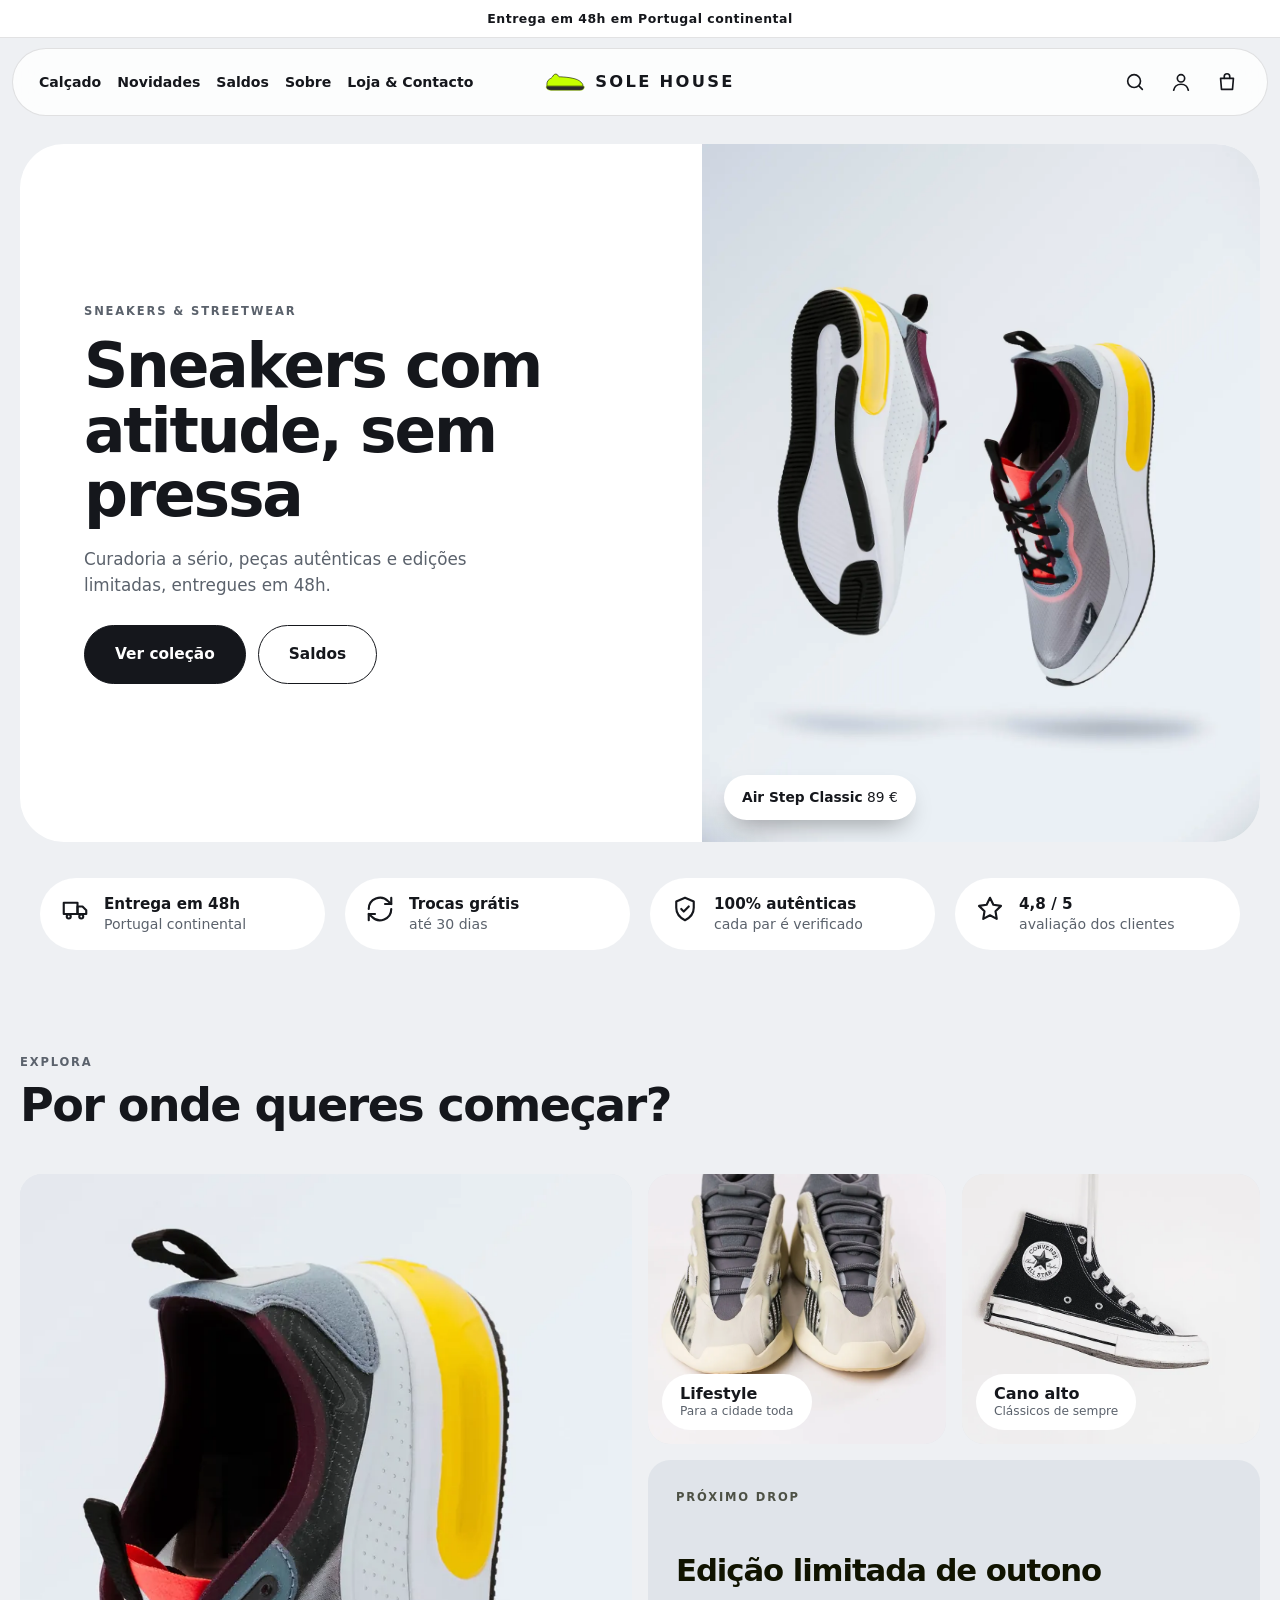
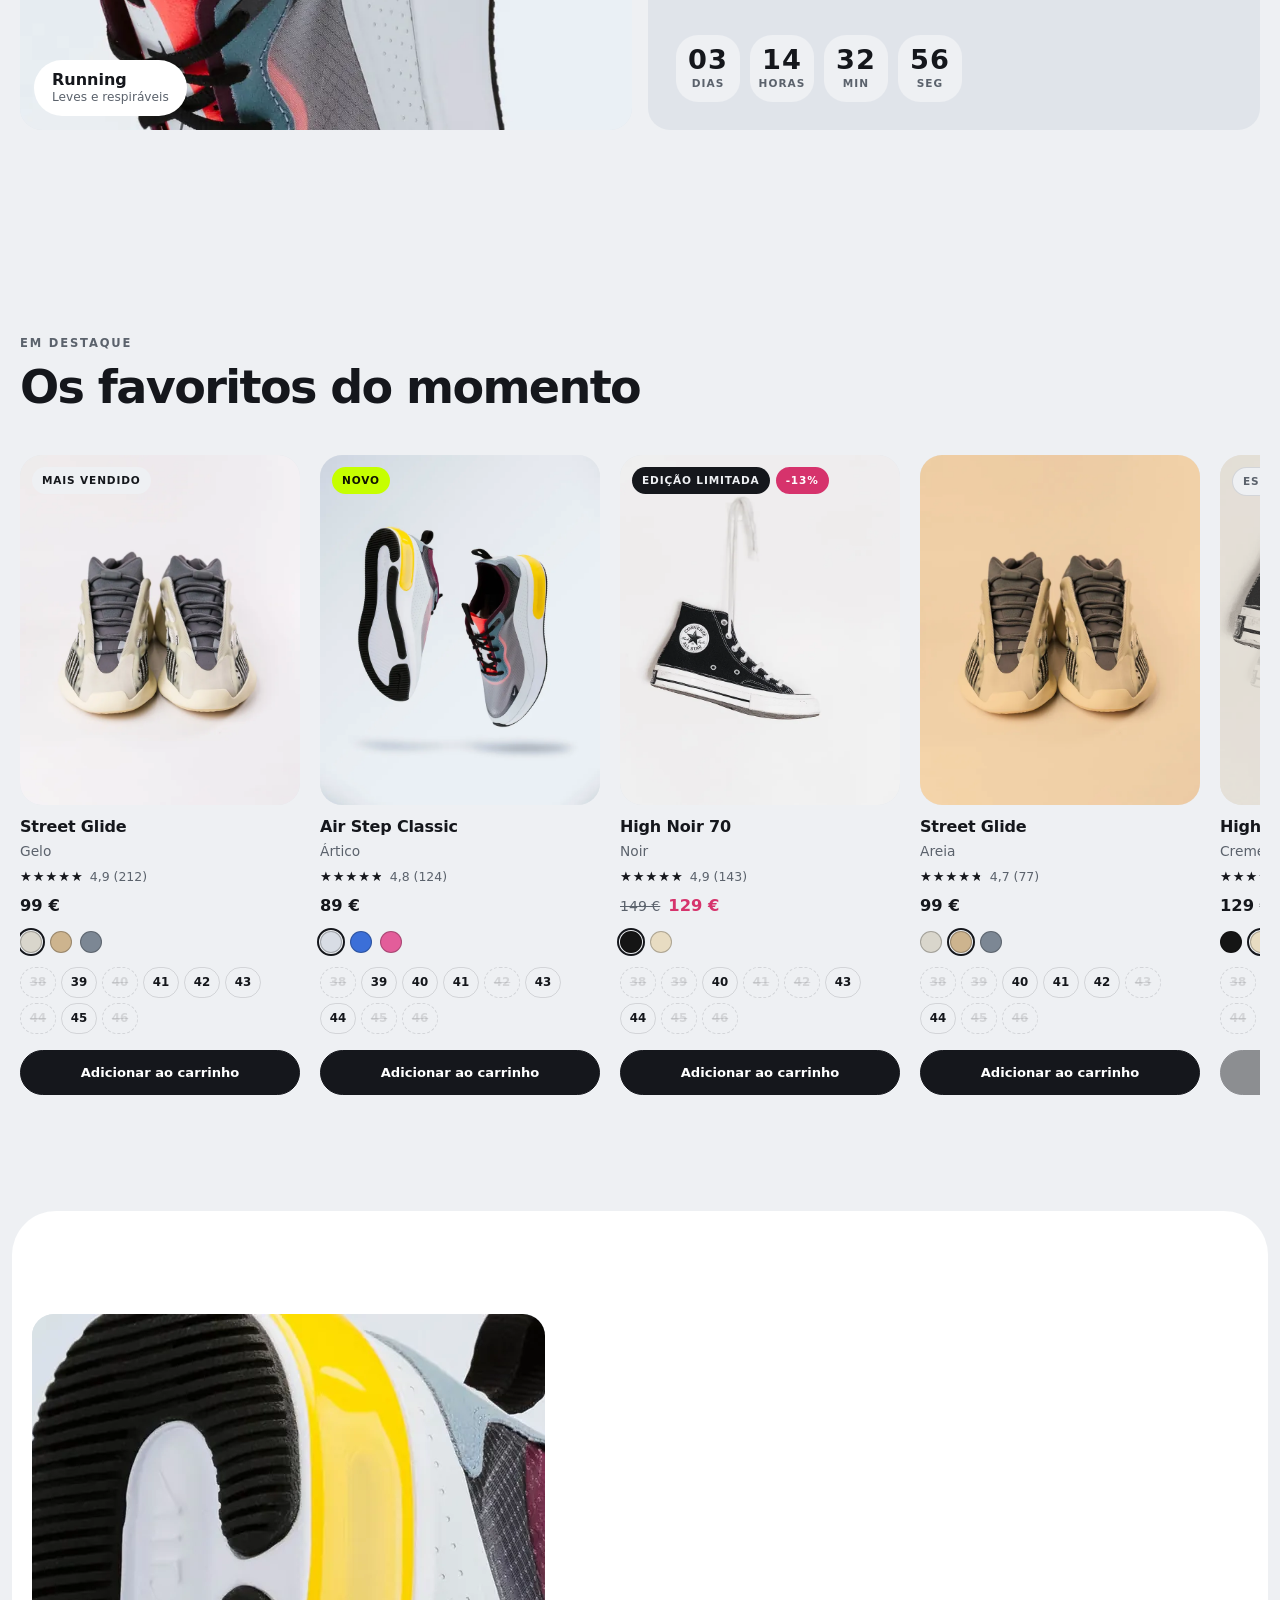
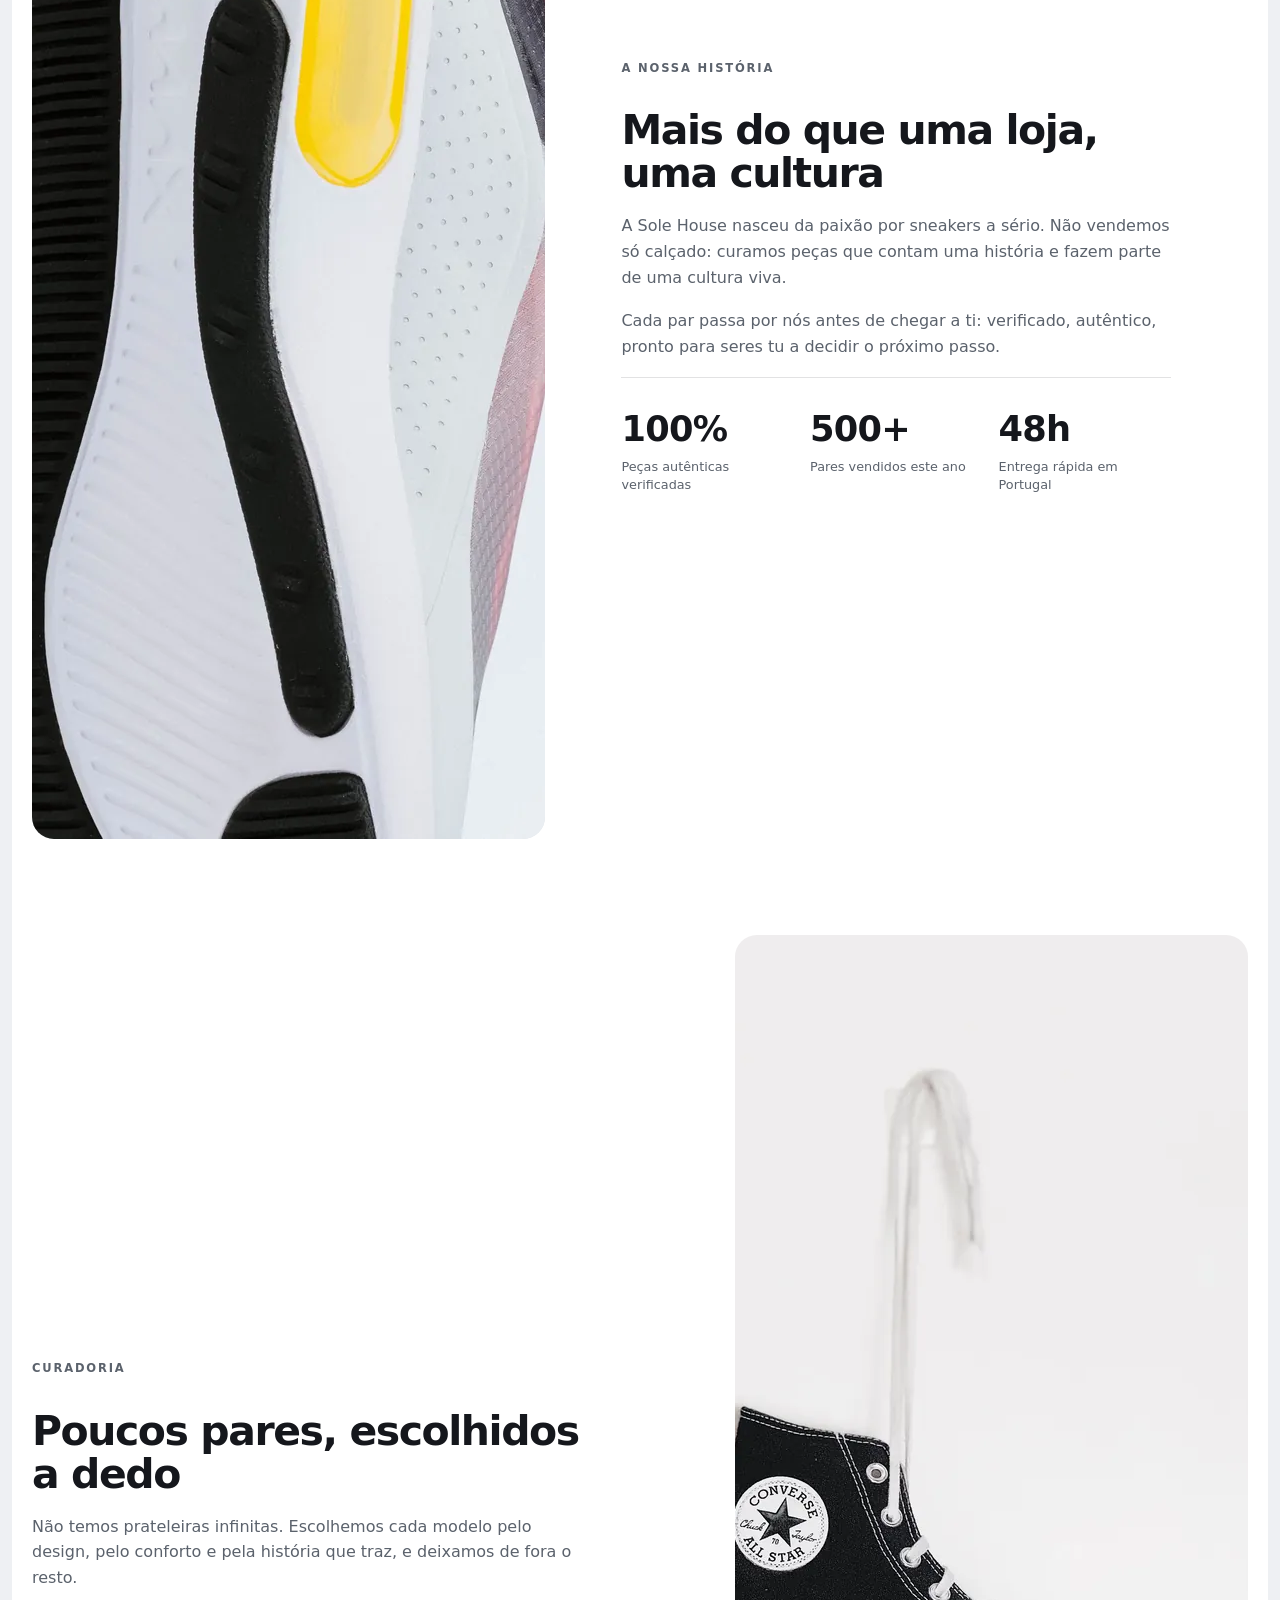
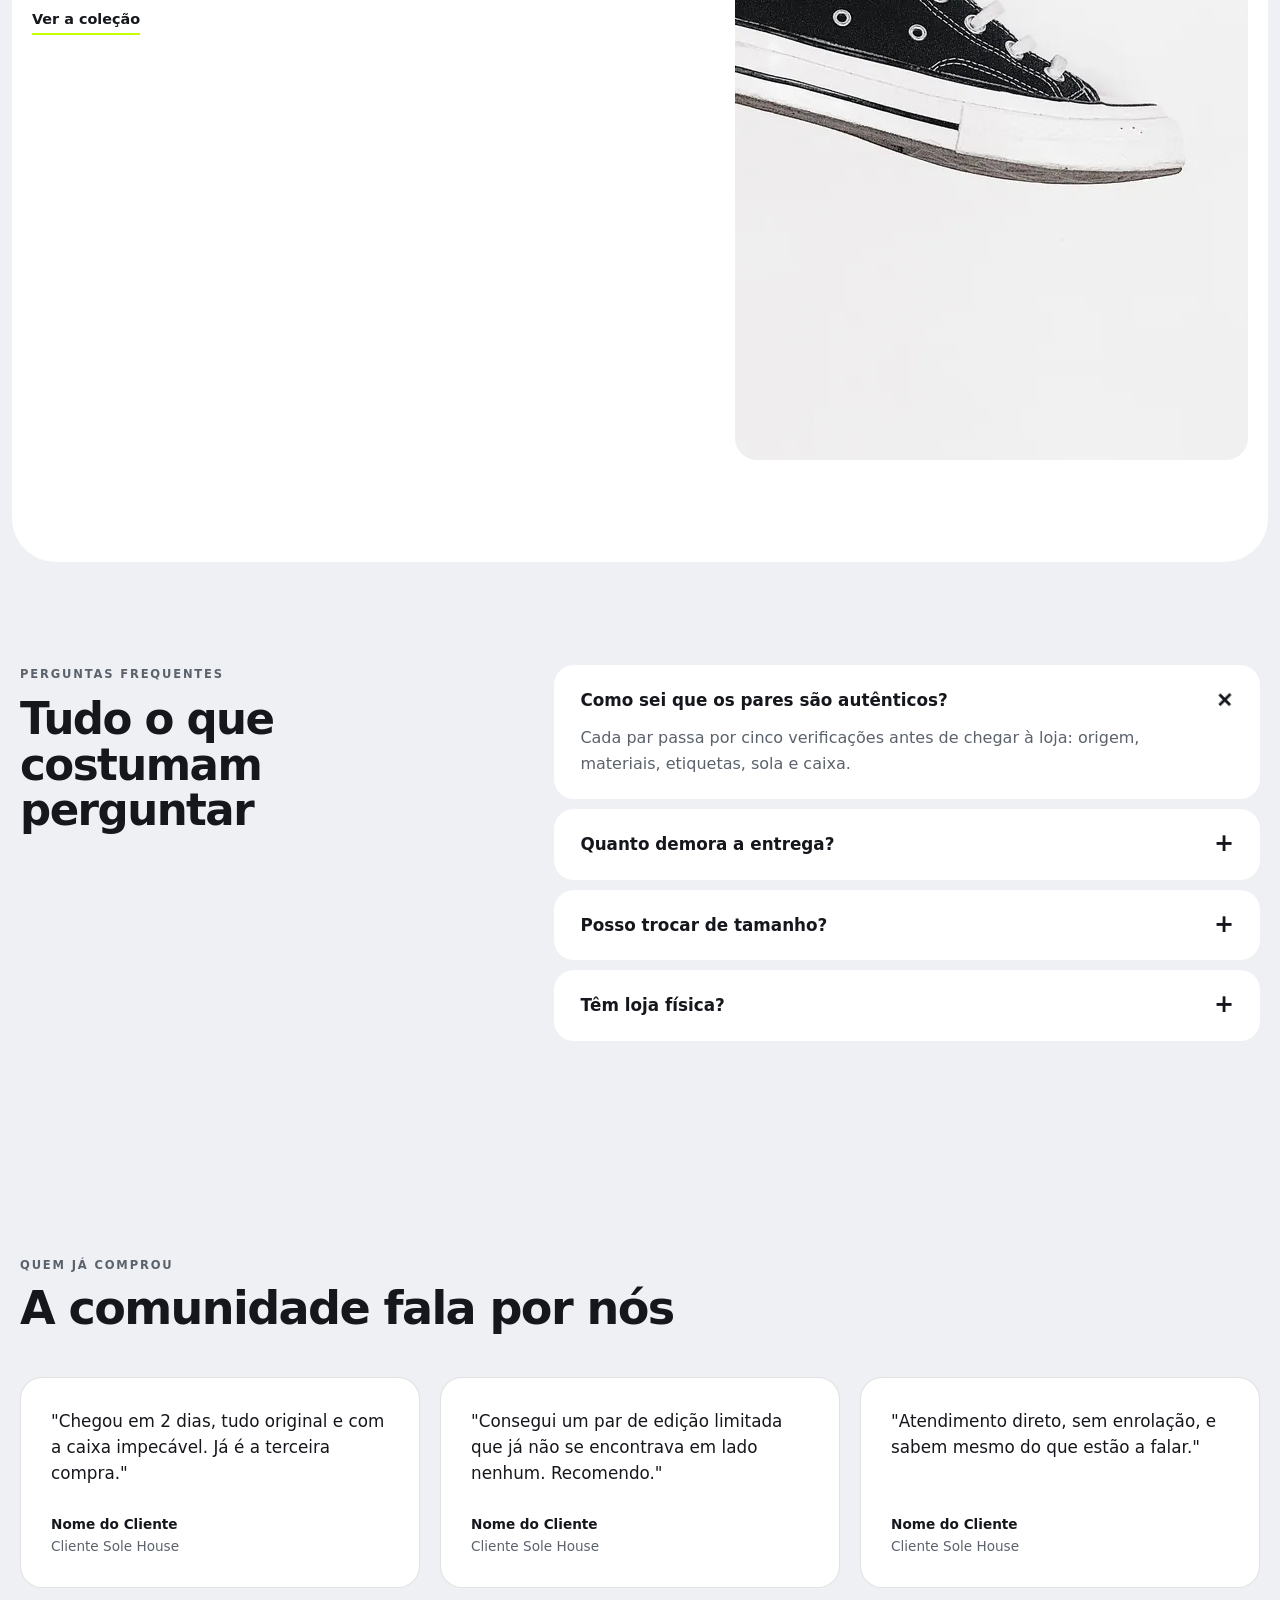
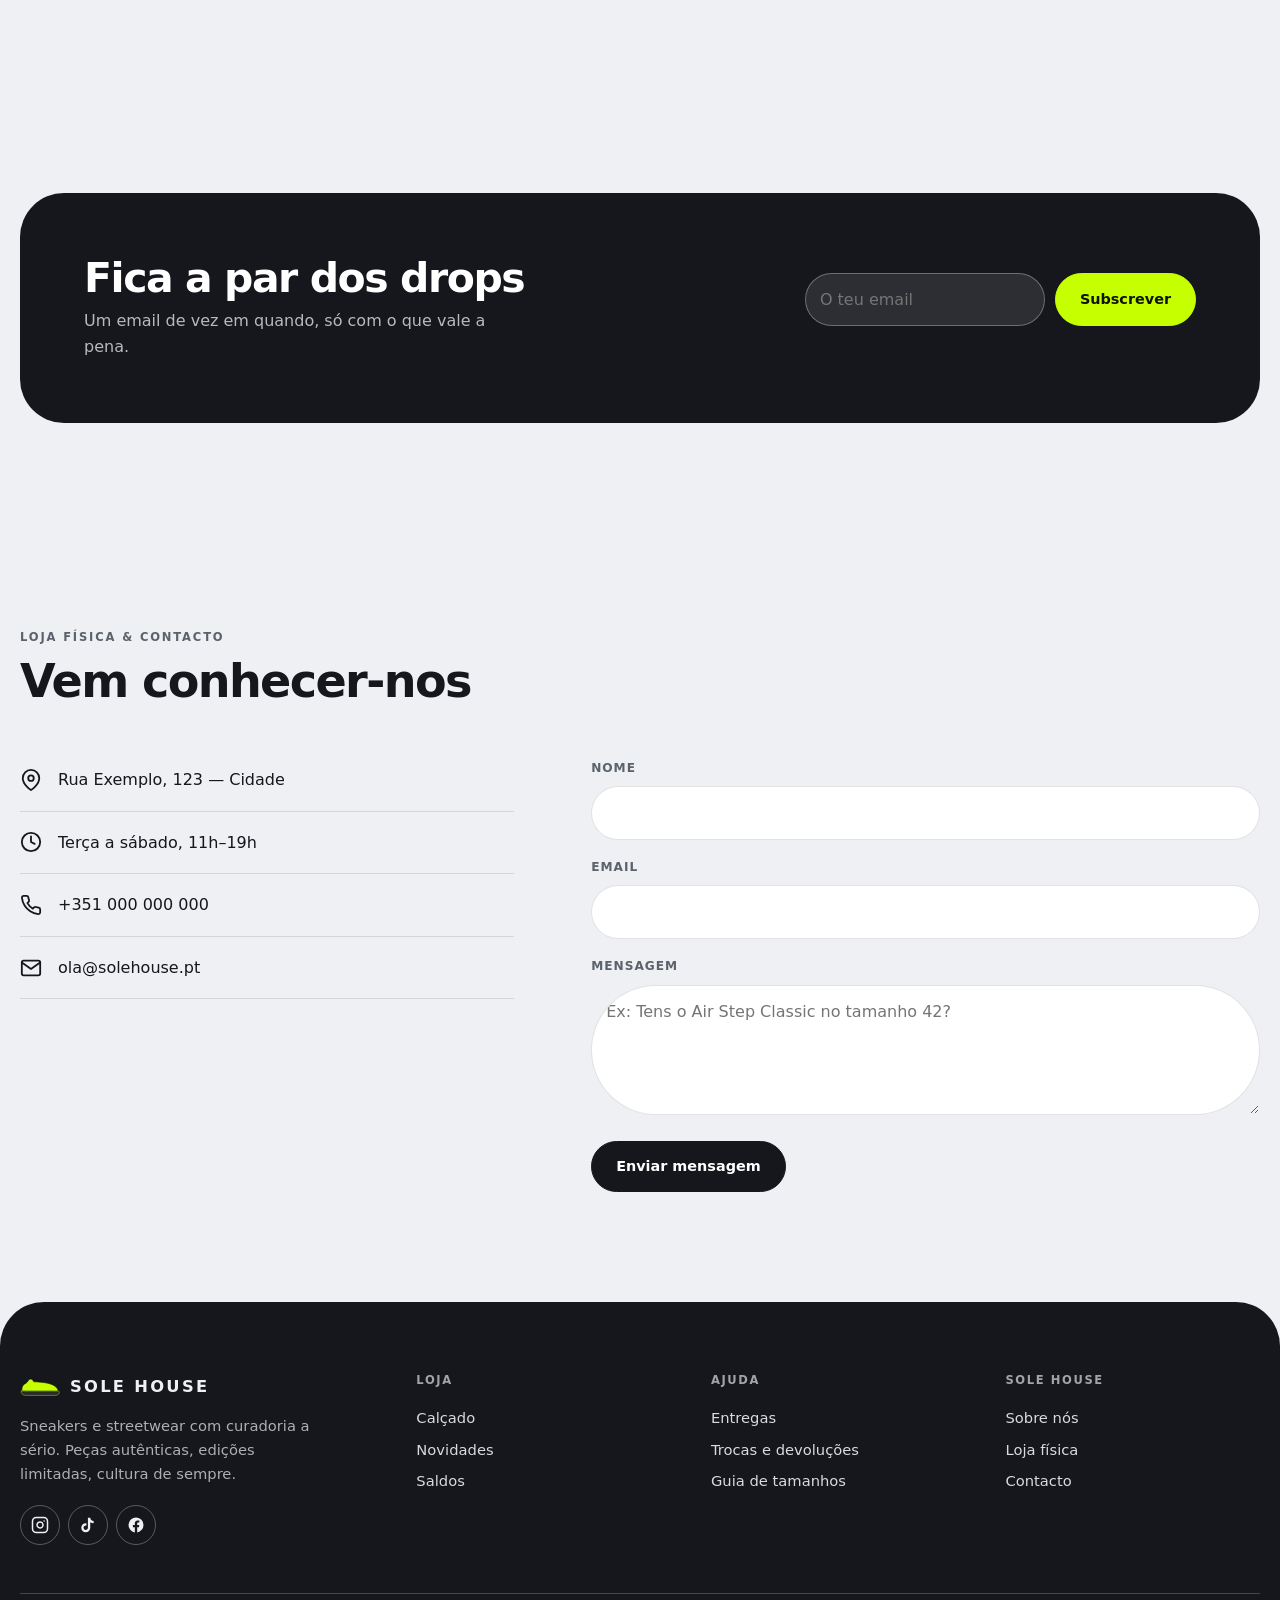
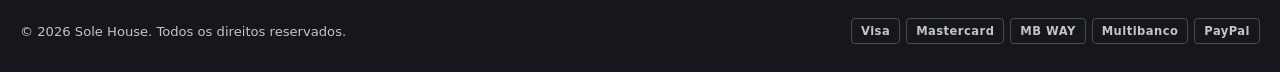
<file: index.html>
<!DOCTYPE html>
<html lang="pt" data-img="img/">
<head>
    <meta charset="UTF-8">
    <meta name="viewport" content="width=device-width, initial-scale=1.0">
    <title>Sneakers & Streetwear | Sole House</title>
    <meta name="description" content="Sneakers e streetwear com curadoria a sério — peças autênticas, edições limitadas e cultura de sempre.">
    <link rel="stylesheet" href="style.css">
</head>
<body class="opcao-c">

    <div class="anuncios" id="anuncios" role="region" aria-label="Avisos da loja">
        <p class="anuncio ativo">Entrega em 48h em Portugal continental</p>
        <p class="anuncio">Portes grátis a partir de 150 €</p>
        <p class="anuncio">Trocas gratuitas até 30 dias</p>
        <p class="anuncio">★ 4,8 / 5 · mais de 1 200 avaliações</p>
    </div>
    <header id="cabecalho">
        <div class="container header-content">
            <a href="index.html" class="logo"><svg class="logo-icone" viewBox="0 0 200 100" stroke="#0a0a0a" stroke-width="3" stroke-linejoin="round" stroke-linecap="round" aria-hidden="true"><path d="M10 72 C 8 56, 10 44, 22 36 C 30 31, 36 28, 40 20 C 44 12, 52 8, 60 12 C 66 15, 66 22, 70 24 C 90 24, 150 28, 172 44 C 184 53, 190 60, 190 70 L 10 70 Z" fill="#c6ff00"/><path d="M8 70 L192 70 C 196 70 198 74 196 80 C 194 88 186 92 174 92 L 30 92 C 16 92 8 86 6 78 C 5 74 6 70 8 70 Z" fill="#2a2a2a" stroke="#c6ff00" stroke-width="2"/></svg>SOLE HOUSE</a>
            <nav id="navPrincipal" aria-label="Principal">
                <ul class="menu">
                    <li class="item tem-mega">
                        <a href="colecao.html">Calçado</a>
                        <button type="button" class="item-mega-btn" aria-expanded="false" aria-label="Abrir submenu Calçado">+</button>
                        <div class="mega">
                            <div class="mega-inner">
                                <div><h4>Categorias</h4><ul>
                                    <li><a href="colecao.html?cat=Running">Running</a></li><li><a href="colecao.html?cat=Lifestyle">Lifestyle</a></li>
                                    <li><a href="colecao.html?cat=Cano%20alto">Cano alto</a></li><li><a href="colecao.html">Ver tudo</a></li></ul></div>
                                <div><h4>Coleções</h4><ul>
                                    <li><a href="colecao.html?sort=novidades">Novidades</a></li><li><a href="colecao.html?sort=vendidos">Mais vendidos</a></li>
                                    <li><a href="colecao.html?sale=1">Saldos</a></li></ul></div>
                                <div><h4>Materiais</h4><ul>
                                    <li><a href="colecao.html?mat=Malha">Malha</a></li><li><a href="colecao.html?mat=Sint%C3%A9tico">Sintético</a></li><li><a href="colecao.html?mat=Lona">Lona</a></li></ul></div>
                                <div class="mega-cards">
                                    <a class="mega-card" href="colecao.html?sort=novidades"><img src="img/q-run.webp" alt="" loading="lazy"><span>Novidades</span></a>
                                    <a class="mega-card" href="colecao.html?sale=1"><img src="img/q-life.webp" alt="" loading="lazy"><span>Saldos</span></a>
                                </div>
                            </div>
                        </div>
                    </li>
                    <li class="item"><a href="colecao.html?sort=novidades">Novidades</a></li>
                    <li class="item"><a href="colecao.html?sale=1">Saldos</a></li>
                    <li class="item"><a href="index.html#sobre">Sobre</a></li>
                    <li class="item"><a href="index.html#contacto">Loja &amp; Contacto</a></li>
                </ul>
            </nav>
            <div class="header-acoes">
                <button type="button" class="ic" data-abrir="busca" aria-label="Pesquisar" aria-expanded="false"><svg viewBox="0 0 24 24" fill="none" stroke="currentColor" stroke-width="1.8" stroke-linecap="round" stroke-linejoin="round" aria-hidden="true"><circle cx="11" cy="11" r="7"/><path d="m20 20-3.5-3.5"/></svg></button>
                <a href="index.html#contacto" class="ic" aria-label="Conta e apoio"><svg viewBox="0 0 24 24" fill="none" stroke="currentColor" stroke-width="1.8" stroke-linecap="round" stroke-linejoin="round" aria-hidden="true"><circle cx="12" cy="8" r="4"/><path d="M4 21c1-4.5 4.2-6.5 8-6.5s7 2 8 6.5"/></svg></a>
                <button type="button" class="ic" data-abrir="carrinho" aria-label="Abrir carrinho" aria-expanded="false"><svg viewBox="0 0 24 24" fill="none" stroke="currentColor" stroke-width="1.8" stroke-linecap="round" stroke-linejoin="round" aria-hidden="true"><path d="M5 8h14l-1 12H6z"/><path d="M9 8V6a3 3 0 0 1 6 0v2"/></svg><span class="contagem" hidden>0</span></button>
                <button type="button" class="ic btn-menu" data-abrir="navPrincipal" aria-label="Abrir menu" aria-expanded="false"><svg viewBox="0 0 24 24" fill="none" stroke="currentColor" stroke-width="2" stroke-linecap="round" aria-hidden="true"><line x1="3" y1="7" x2="21" y2="7"/><line x1="3" y1="12" x2="21" y2="12"/><line x1="3" y1="17" x2="21" y2="17"/></svg></button>
            </div>
        </div>
    </header>

    <main>
    <section class="hero-c"><div class="container hero-c-in">
        <div class="hero-c-cartao">
            <div class="hero-c-txt">
                <p class="etiqueta">Sneakers &amp; streetwear</p>
                <h1>Sneakers com atitude, sem pressa</h1>
                <p>Curadoria a sério, peças autênticas e edições limitadas, entregues em 48h.</p>
                <div class="hero-cta"><a href="colecao.html" class="btn btn-grande">Ver coleção</a><a href="colecao.html?sale=1" class="btn btn-contorno btn-grande">Saldos</a></div>
            </div>
            <a href="colecao.html" class="hero-c-foto"><img src="img/hero.webp" width="1200" height="1500" alt="Par de sneakers a flutuar sobre fundo claro" fetchpriority="high"><span class="chip-flutua"><strong>Air Step Classic</strong> 89 €</span></a>
        </div>
    </div></section>
    <section class="confianca confianca-c"><div class="container"><ul class="container confianca-lista"><li><svg viewBox="0 0 24 24" fill="none" stroke="currentColor" stroke-width="1.7" stroke-linecap="round" stroke-linejoin="round" aria-hidden="true"><path d="M3 7h11v9H3z"/><path d="M14 10h4l3 3v3h-7z"/><circle cx="7" cy="18" r="1.6"/><circle cx="17" cy="18" r="1.6"/></svg><span><strong>Entrega em 48h</strong>Portugal continental</span></li><li><svg viewBox="0 0 24 24" fill="none" stroke="currentColor" stroke-width="1.7" stroke-linecap="round" stroke-linejoin="round" aria-hidden="true"><path d="M3 12a9 9 0 0 1 15.5-6.2L21 8"/><path d="M21 3v5h-5"/><path d="M21 12a9 9 0 0 1-15.5 6.2L3 16"/><path d="M3 21v-5h5"/></svg><span><strong>Trocas grátis</strong>até 30 dias</span></li><li><svg viewBox="0 0 24 24" fill="none" stroke="currentColor" stroke-width="1.7" stroke-linecap="round" stroke-linejoin="round" aria-hidden="true"><path d="M12 3l7 3v5c0 4.5-3 8-7 10-4-2-7-5.5-7-10V6z"/><path d="m9 12 2 2 4-4"/></svg><span><strong>100% autênticas</strong>cada par é verificado</span></li><li><svg viewBox="0 0 24 24" fill="none" stroke="currentColor" stroke-width="1.7" stroke-linecap="round" stroke-linejoin="round" aria-hidden="true"><path d="m12 3 2.7 5.6 6.1.9-4.4 4.3 1 6.1L12 17l-5.4 2.9 1-6.1L3.2 9.5l6.1-.9z"/></svg><span><strong>4,8 / 5</strong>avaliação dos clientes</span></li></ul></div></section>
    <section class="bento-sec"><div class="container">
        <div class="secao-topo reveal"><div><p class="etiqueta">Explora</p><h2>Por onde queres começar?</h2></div></div>
        <div class="bento">
            <a class="b1 reveal" href="colecao.html?cat=Running"><img src="img/q-run.webp" width="800" height="800" loading="lazy" alt=""><span>Running<i>Leves e respiráveis</i></span></a>
            <a class="b2 reveal" href="colecao.html?cat=Lifestyle"><img src="img/q-life.webp" width="800" height="800" loading="lazy" alt=""><span>Lifestyle<i>Para a cidade toda</i></span></a>
            <a class="b3 reveal" href="colecao.html?cat=Cano%20alto"><img src="img/q-high.webp" width="800" height="800" loading="lazy" alt=""><span>Cano alto<i>Clássicos de sempre</i></span></a>
            <div class="b4 reveal"><p class="etiqueta">Próximo drop</p><h3>Edição limitada de outono</h3><div class="contagem-tempo" data-contagem></div></div>
        </div>
    </div></section>
    <section id="colecao" class="colecao"><div class="container" data-carrossel>
        <div class="secao-topo reveal"><div><p class="etiqueta">Em destaque</p><h2>Os favoritos do momento</h2></div></div>
        <div class="carrossel"><div class="faixa" data-grelha="vendidos"></div></div>
    </div></section>
    
    <section id="sobre" class="sobre"><div class="container">
        <div class="historia reveal"><img src="img/hist1.webp" width="900" height="1125" loading="lazy" alt="Pormenor da sola de um sneaker, com amortecedor amarelo">
            <div class="historia-texto"><p class="etiqueta">A nossa história</p><h2>Mais do que uma loja, uma cultura</h2>
                <p>A Sole House nasceu da paixão por sneakers a sério. Não vendemos só calçado: curamos peças que contam uma história e fazem parte de uma cultura viva.</p>
                <p>Cada par passa por nós antes de chegar a ti: verificado, autêntico, pronto para seres tu a decidir o próximo passo.</p>
                <div class="numeros"><div><span>100%</span>Peças autênticas verificadas</div><div><span>500+</span>Pares vendidos este ano</div><div><span>48h</span>Entrega rápida em Portugal</div></div></div></div>
        <div class="historia historia-invertida reveal"><img src="img/hist2.webp" width="900" height="1125" loading="lazy" alt="Ténis preto de cano alto pendurado pelos atacadores contra uma parede branca">
            <div class="historia-texto"><p class="etiqueta">Curadoria</p><h2>Poucos pares, escolhidos a dedo</h2>
                <p>Não temos prateleiras infinitas. Escolhemos cada modelo pelo design, pelo conforto e pela história que traz, e deixamos de fora o resto.</p>
                <a href="colecao.html" class="link-seta">Ver a coleção</a></div></div>
    </div></section>
    <section class="faq-sec"><div class="container faq-grid">
        <div><p class="etiqueta">Perguntas frequentes</p><h2>Tudo o que costumam perguntar</h2></div>
        <div class="faq reveal">
            <details open><summary>Como sei que os pares são autênticos?</summary><p>Cada par passa por cinco verificações antes de chegar à loja: origem, materiais, etiquetas, sola e caixa.</p></details>
            <details><summary>Quanto demora a entrega?</summary><p>48 horas em Portugal continental. Os portes são grátis a partir de 150 €.</p></details>
            <details><summary>Posso trocar de tamanho?</summary><p>Sim, as trocas são gratuitas até 30 dias, com o par por usar e na caixa original.</p></details>
            <details><summary>Têm loja física?</summary><p>Sim. Passa por cá de terça a sábado, das 11h às 19h, e experimenta antes de decidir.</p></details>
        </div>
    </div></section>
    
    <section id="depoimentos" class="depoimentos"><div class="container">
        <div class="secao-topo reveal"><div><p class="etiqueta">Quem já comprou</p><h2>A comunidade fala por nós</h2></div></div>
        <div class="depoimentos-grid"><figure class="depoimento-cartao reveal"><blockquote class="depoimento-texto">"Chegou em 2 dias, tudo original e com a caixa impecável. Já é a terceira compra."</blockquote><figcaption><span class="depoimento-autor">Nome do Cliente</span><span class="depoimento-cargo">Cliente Sole House</span></figcaption></figure><figure class="depoimento-cartao reveal"><blockquote class="depoimento-texto">"Consegui um par de edição limitada que já não se encontrava em lado nenhum. Recomendo."</blockquote><figcaption><span class="depoimento-autor">Nome do Cliente</span><span class="depoimento-cargo">Cliente Sole House</span></figcaption></figure><figure class="depoimento-cartao reveal"><blockquote class="depoimento-texto">"Atendimento direto, sem enrolação, e sabem mesmo do que estão a falar."</blockquote><figcaption><span class="depoimento-autor">Nome do Cliente</span><span class="depoimento-cargo">Cliente Sole House</span></figcaption></figure></div>
    </div></section>
    
    <section class="newsletter news-c">
        <div class="container newsletter-in reveal">
            <div><h2>Fica a par dos drops</h2><p>Um email de vez em quando, só com o que vale a pena.</p></div>
            <form class="news" data-news><label class="sr" for="newsEmailnews-c" style="position:absolute;left:-9999px">Email</label><input id="newsEmailnews-c" type="email" placeholder="O teu email" required><button type="submit" class="btn btn-acc">Subscrever</button><p class="news-nota" style="flex-basis:100%"></p></form>
        </div>
    </section>
    
    <section id="contacto" class="contacto">
        <div class="container">
            <div class="secao-topo reveal"><div><p class="etiqueta">Loja física &amp; contacto</p><h2>Vem conhecer-nos</h2></div></div>
            <div class="contacto-grid">
                <div class="contacto-info">
                    <div class="contacto-item"><svg viewBox="0 0 24 24" fill="none" stroke="currentColor" stroke-width="2" stroke-linecap="round" stroke-linejoin="round" aria-hidden="true"><path d="M21 10c0 7-9 13-9 13s-9-6-9-13a9 9 0 0 1 18 0z"/><circle cx="12" cy="10" r="3"/></svg><span>Rua Exemplo, 123 — Cidade</span></div>
                    <div class="contacto-item"><svg viewBox="0 0 24 24" fill="none" stroke="currentColor" stroke-width="2" stroke-linecap="round" stroke-linejoin="round" aria-hidden="true"><circle cx="12" cy="12" r="10"/><polyline points="12 6 12 12 16 14"/></svg><span>Terça a sábado, 11h–19h</span></div>
                    <div class="contacto-item"><svg viewBox="0 0 24 24" fill="none" stroke="currentColor" stroke-width="2" stroke-linecap="round" stroke-linejoin="round" aria-hidden="true"><path d="M22 16.92v3a2 2 0 0 1-2.18 2 19.79 19.79 0 0 1-8.63-3.07 19.5 19.5 0 0 1-6-6 19.79 19.79 0 0 1-3.07-8.67A2 2 0 0 1 4.11 2h3a2 2 0 0 1 2 1.72c.13.96.36 1.9.7 2.81a2 2 0 0 1-.45 2.11L8.09 9.91a16 16 0 0 0 6 6l1.27-1.27a2 2 0 0 1 2.11-.45c.91.34 1.85.57 2.81.7A2 2 0 0 1 22 16.92z"/></svg><span>+351 000 000 000</span></div>
                    <div class="contacto-item"><svg viewBox="0 0 24 24" fill="none" stroke="currentColor" stroke-width="2" stroke-linecap="round" stroke-linejoin="round" aria-hidden="true"><rect x="2" y="4" width="20" height="16" rx="2"/><path d="m22 6-10 7L2 6"/></svg><span>ola@solehouse.pt</span></div>
                </div>
                <form class="contacto-form" id="formContacto">
                    <label for="nome">Nome</label><input type="text" id="nome" name="nome" required>
                    <label for="email">Email</label><input type="email" id="email" name="email" required>
                    <label for="mensagem">Mensagem</label><textarea id="mensagem" name="mensagem" rows="4" placeholder="Ex: Tens o Air Step Classic no tamanho 42?" required></textarea>
                    <button type="submit" class="btn">Enviar mensagem</button>
                    <p class="form-nota" id="formNota"></p>
                    <div class="confirmacao-envio" id="confirmacaoEnvio" hidden>
                        <p class="confirmacao-titulo">A tua mensagem está pronta a enviar</p>
                        <p class="confirmacao-texto">O teu email não abriu automaticamente (é normal se não tiveres um cliente de email predefinido). Escolhe uma opção:</p>
                        <div class="confirmacao-acoes"><a href="#" id="linkAbrirEmail" class="btn btn-acc">Abrir no meu email</a><button type="button" id="btnCopiarMensagem" class="btn btn-contorno">Copiar mensagem</button></div>
                        <textarea id="textoMensagem" class="confirmacao-texto-area" readonly rows="5"></textarea>
                    </div>
                </form>
            </div>
        </div>
    </section>
    </main>

    <footer class="rodape">
        <div class="container">
            <div class="rodape-grelha">
                <div class="rodape-marca"><a href="index.html" class="logo"><svg class="logo-icone" viewBox="0 0 200 100" stroke="#0a0a0a" stroke-width="3" stroke-linejoin="round" stroke-linecap="round" aria-hidden="true"><path d="M10 72 C 8 56, 10 44, 22 36 C 30 31, 36 28, 40 20 C 44 12, 52 8, 60 12 C 66 15, 66 22, 70 24 C 90 24, 150 28, 172 44 C 184 53, 190 60, 190 70 L 10 70 Z" fill="#c6ff00"/><path d="M8 70 L192 70 C 196 70 198 74 196 80 C 194 88 186 92 174 92 L 30 92 C 16 92 8 86 6 78 C 5 74 6 70 8 70 Z" fill="#2a2a2a" stroke="#c6ff00" stroke-width="2"/></svg>SOLE HOUSE</a><p>Sneakers e streetwear com curadoria a sério. Peças autênticas, edições limitadas, cultura de sempre.</p>
                    <div class="rodape-social"><a href="#" aria-label="Instagram"><svg viewBox="0 0 24 24" fill="none" stroke="currentColor" stroke-width="2" stroke-linecap="round" stroke-linejoin="round"><rect x="2" y="2" width="20" height="20" rx="5"/><path d="M16 11.37A4 4 0 1 1 12.63 8 4 4 0 0 1 16 11.37z"/><path d="M17.5 6.5h.01"/></svg></a><a href="#" aria-label="TikTok"><svg viewBox="0 0 24 24" fill="currentColor"><path d="M16.6 5.8c-.9-.9-1.5-2.1-1.6-3.5h-3.1v13.3c0 1.6-1.3 2.9-2.9 2.9s-2.9-1.3-2.9-2.9 1.3-2.9 2.9-2.9c.3 0 .6.05.9.13V9.6c-.3-.04-.6-.07-.9-.07-3.3 0-6 2.7-6 6s2.7 6 6 6 6-2.7 6-6V8.3c1.3.9 2.8 1.4 4.5 1.4V6.5c-1 0-1.9-.3-2.9-.7z"/></svg></a><a href="#" aria-label="Facebook"><svg viewBox="0 0 24 24" fill="currentColor"><path d="M22 12a10 10 0 1 0-11.56 9.87v-6.98H7.9V12h2.54V9.8c0-2.5 1.5-3.89 3.78-3.89 1.1 0 2.24.2 2.24.2v2.46h-1.26c-1.24 0-1.63.77-1.63 1.56V12h2.78l-.44 2.89h-2.34v6.98A10 10 0 0 0 22 12z"/></svg></a></div></div>
                <div><h4>Loja</h4><ul><li><a href="colecao.html">Calçado</a></li><li><a href="colecao.html?sort=novidades">Novidades</a></li><li><a href="colecao.html?sale=1">Saldos</a></li></ul></div>
                <div><h4>Ajuda</h4><ul><li><a href="index.html#contacto">Entregas</a></li><li><a href="index.html#contacto">Trocas e devoluções</a></li><li><a href="index.html#contacto">Guia de tamanhos</a></li></ul></div>
                <div><h4>Sole House</h4><ul><li><a href="index.html#sobre">Sobre nós</a></li><li><a href="index.html#contacto">Loja física</a></li><li><a href="index.html#contacto">Contacto</a></li></ul></div>
            </div>
            <div class="rodape-fim">
                <p>&copy; <span id="anoAtual"></span> Sole House. Todos os direitos reservados.</p>
                <div class="pagamentos" aria-label="Métodos de pagamento"><span>Visa</span><span>Mastercard</span><span>MB WAY</span><span>Multibanco</span><span>PayPal</span></div>
            </div>
        </div>
    </footer>

    <div id="veu"></div>

    <div id="busca" role="dialog" aria-label="Pesquisa">
        <div class="container">
            <form id="buscaForm" role="search">
                <svg width="26" height="26" viewBox="0 0 24 24" fill="none" stroke="currentColor" stroke-width="1.8" stroke-linecap="round" stroke-linejoin="round" aria-hidden="true"><circle cx="11" cy="11" r="7"/><path d="m20 20-3.5-3.5"/></svg>
                <input id="buscaInput" type="search" placeholder="Pesquisar sneakers, cores, materiais…" autocomplete="off" aria-label="Pesquisar">
                <button type="button" class="ic" data-fechar aria-label="Fechar pesquisa"><svg viewBox="0 0 24 24" fill="none" stroke="currentColor" stroke-width="2" stroke-linecap="round" aria-hidden="true"><path d="M5 5l14 14M19 5 5 19"/></svg></button>
            </form>
            <p id="buscaTitulo"></p>
            <ul id="buscaResultados"></ul>
        </div>
    </div>

    <aside id="carrinho" class="gaveta" aria-label="Carrinho de compras">
        <div class="gaveta-topo"><h2>Carrinho</h2><button type="button" class="ic" data-fechar aria-label="Fechar carrinho"><svg viewBox="0 0 24 24" fill="none" stroke="currentColor" stroke-width="2" stroke-linecap="round" aria-hidden="true"><path d="M5 5l14 14M19 5 5 19"/></svg></button></div>
        <div id="carrinhoProgresso" class="progresso" hidden><p id="progressoTexto"></p><div class="barra"><i id="progressoBarra"></i></div></div>
        <p id="carrinhoVazio">O teu carrinho está vazio.<br>Escolhe um tamanho num produto e adiciona-o aqui.</p>
        <ul id="carrinhoLista"></ul>
        <div id="carrinhoRodape" hidden>
            <p class="sub"><span>Subtotal</span><strong id="carrinhoTotal"></strong></p>
            <button type="button" class="btn btn-acc btn-grande" id="btnFinalizar">Finalizar compra</button>
            <small>Portes e impostos calculados ao finalizar.</small>
        </div>
        <div id="carrinhoDemo" class="demo" hidden>
            <div id="demoCorpo">
                <h3>Finalizar compra</h3>
                <p class="nota">Isto é uma <strong>simulação</strong> do template. Numa loja real, este passo liga ao teu sistema de pagamento (cartão, MB Way, PayPal…). Nada é cobrado, guardado ou enviado.</p>
                <ul id="demoResumo"></ul>
                <div class="demo-acoes"><button type="button" class="btn btn-acc btn-grande" id="demoConcluir">Concluir (simulação)</button><button type="button" class="btn btn-contorno" id="demoVoltar">Voltar ao carrinho</button></div>
            </div>
            <div id="demoFim" hidden>
                <h3>Pedido simulado</h3>
                <p class="nota">Tudo certo: o fluxo de compra funciona. Nenhum dado foi guardado ou enviado e o carrinho foi esvaziado.</p>
                <div class="demo-acoes"><button type="button" class="btn btn-acc btn-grande" id="demoFechar">Continuar a ver a loja</button></div>
            </div>
        </div>
    </aside>
    <script src="app.js"></script>
</body>
</html>
</file>
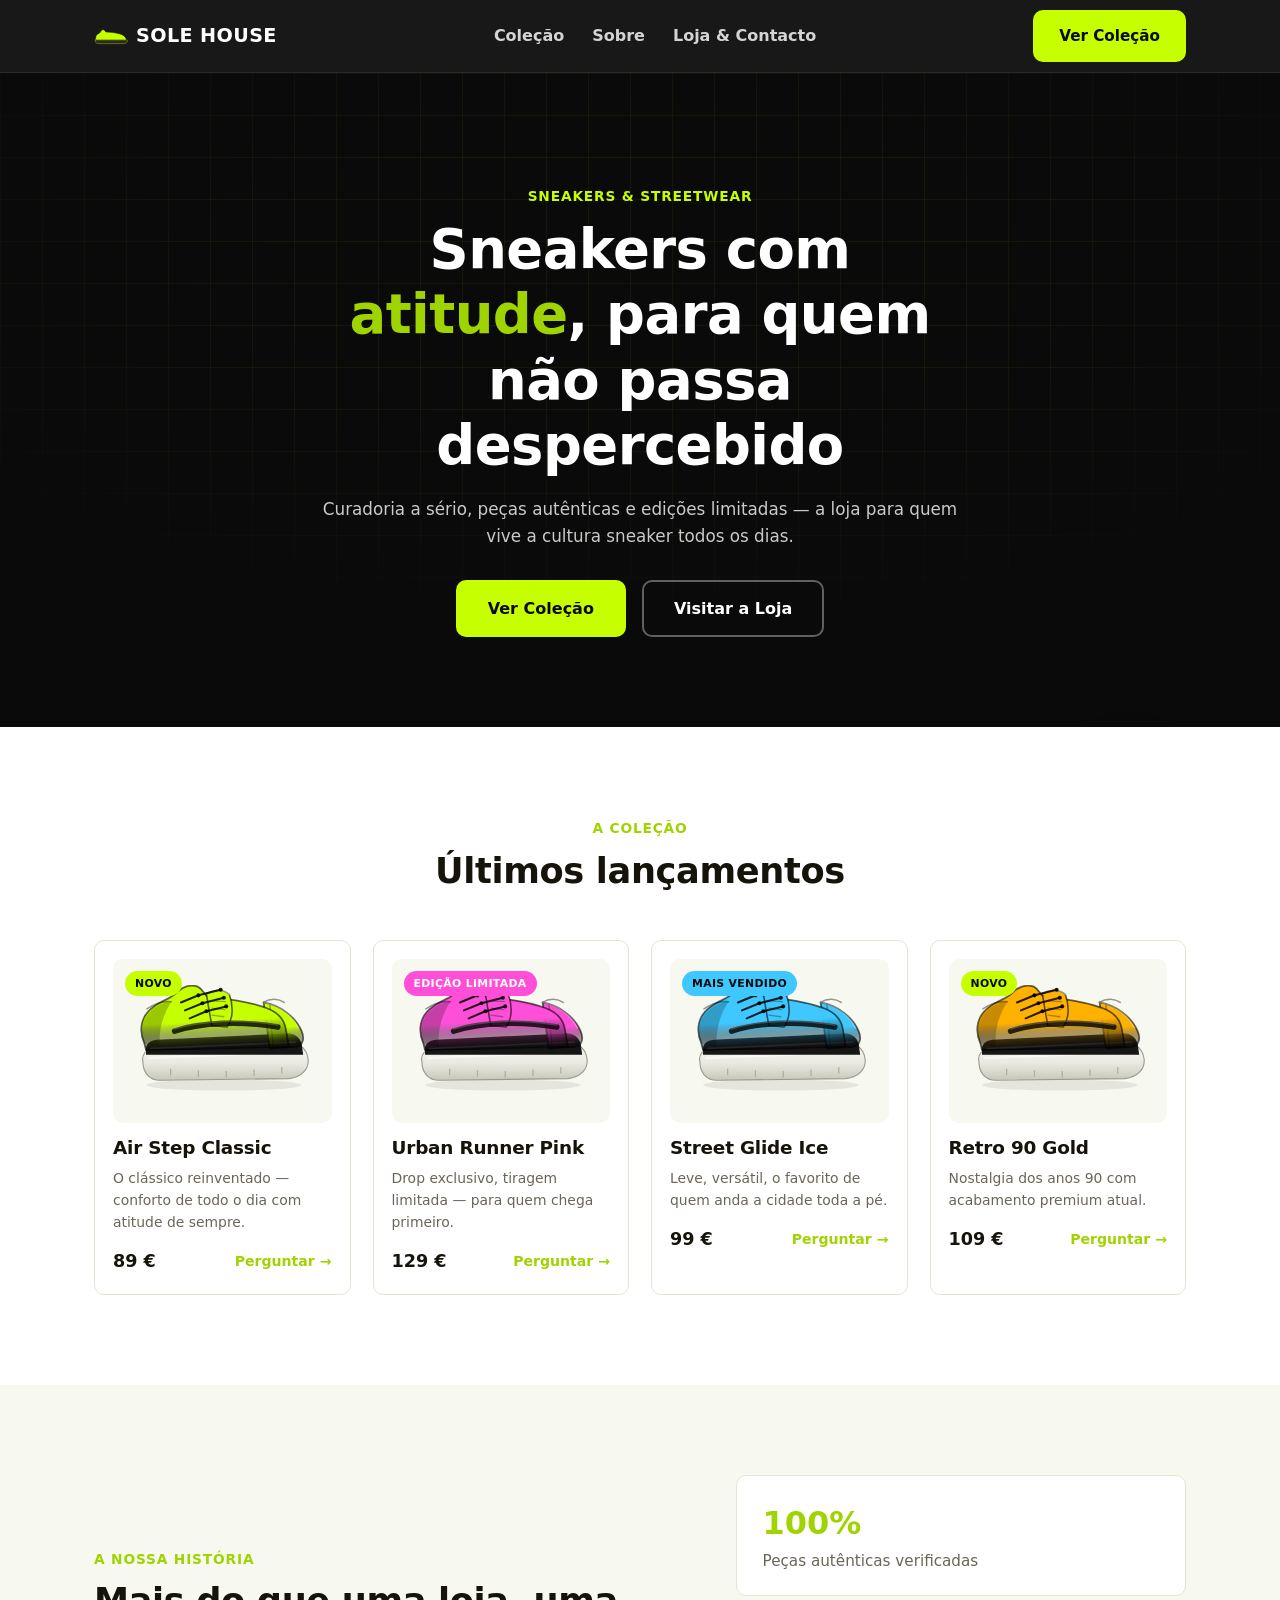
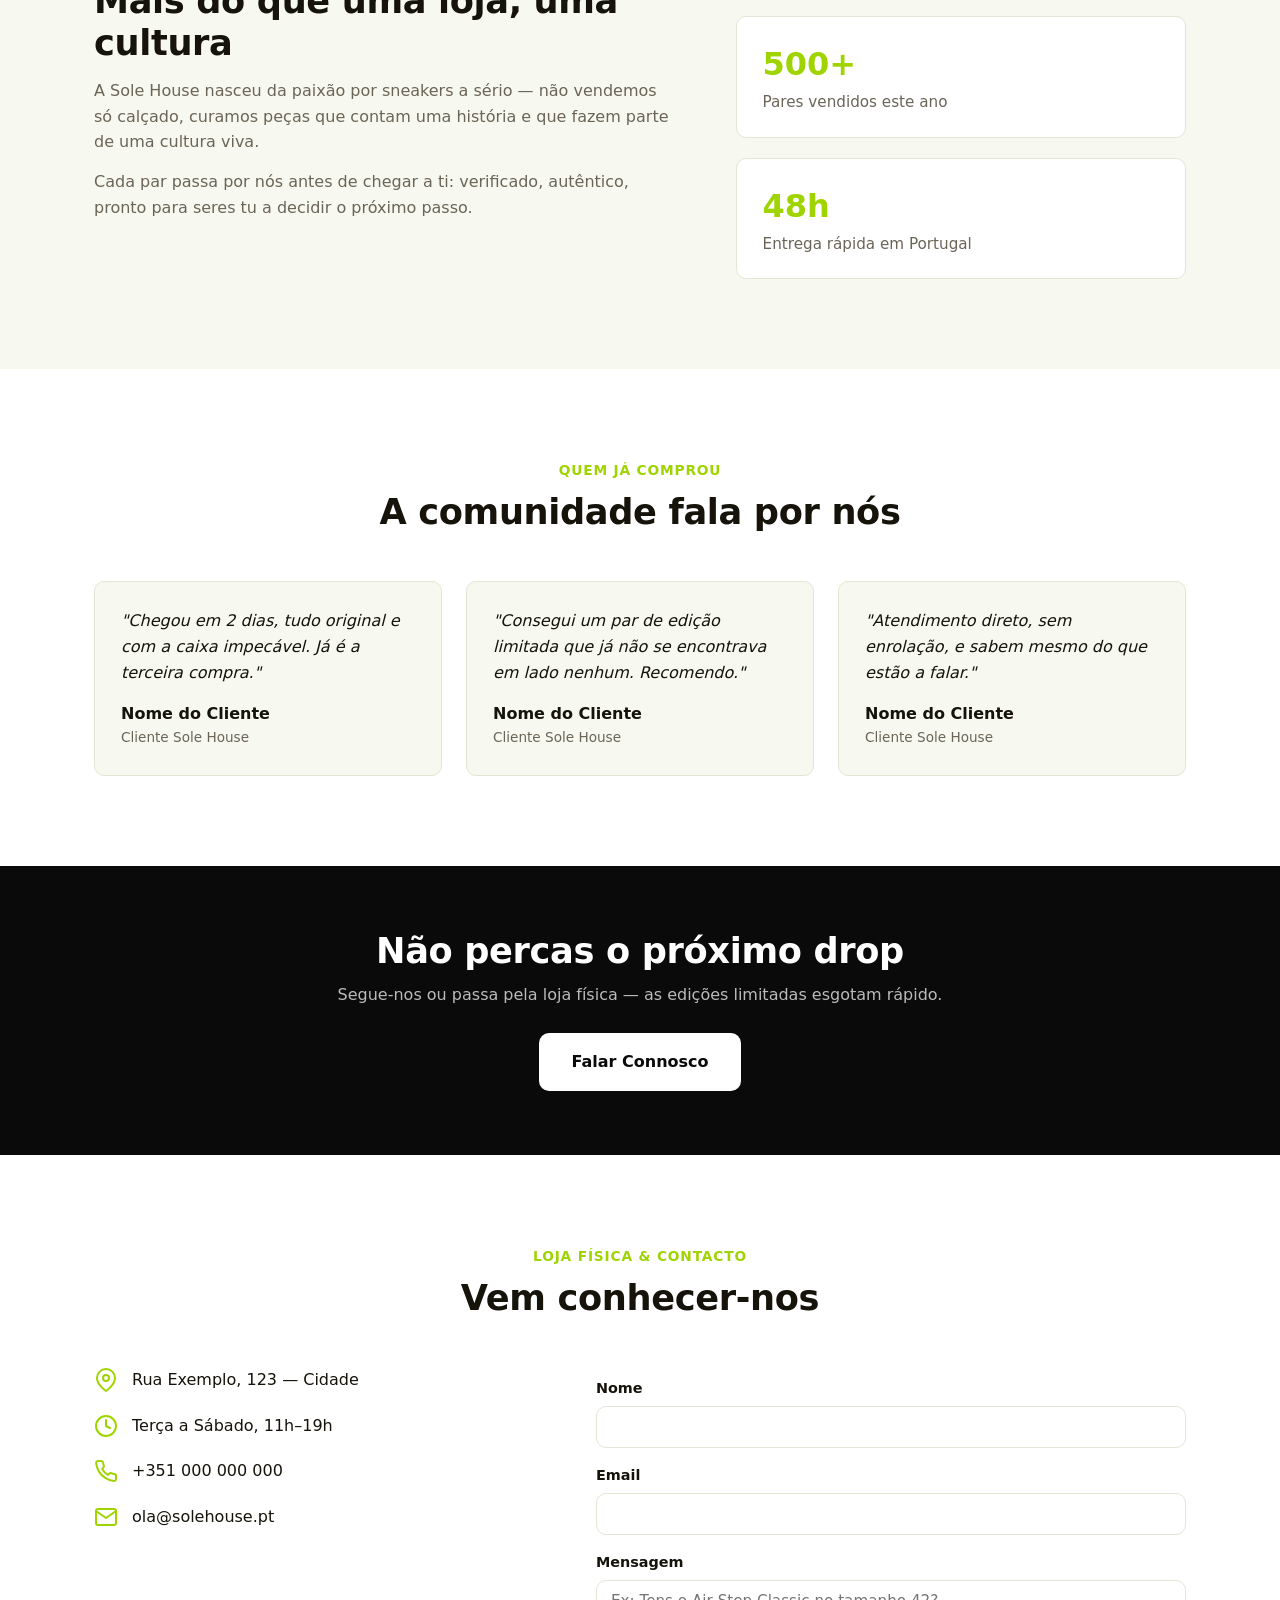
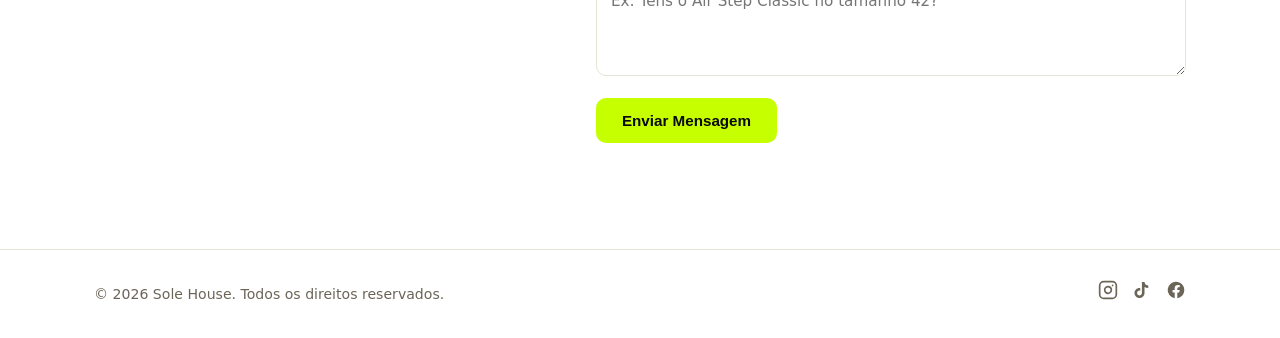
<file: versao-anterior/index.html>
<!DOCTYPE html>
<html lang="pt">
<head>
    <meta charset="UTF-8">
    <meta name="viewport" content="width=device-width, initial-scale=1.0">
    <title>Sole House | Sneakers & Streetwear</title>
    <meta name="description" content="Sneakers e streetwear com curadoria a sério — peças autênticas, edições limitadas e cultura de sempre.">
    <link rel="stylesheet" href="style.css">
</head>
<body>

    <!-- ============================================
         CABEÇALHO
         ============================================ -->
    <header id="cabecalho">
        <div class="container header-content">
            <a href="#topo" class="logo">
                <svg class="logo-icone" viewBox="0 0 200 100" stroke="#0a0a0a" stroke-width="3" stroke-linejoin="round" stroke-linecap="round">
                    <path d="M10 72 C 8 56, 10 44, 22 36 C 30 31, 36 28, 40 20 C 44 12, 52 8, 60 12 C 66 15, 66 22, 70 24 C 90 24, 150 28, 172 44 C 184 53, 190 60, 190 70 L 10 70 Z" fill="#c6ff00"/>
                    <path d="M8 70 L192 70 C 196 70 198 74 196 80 C 194 88 186 92 174 92 L 30 92 C 16 92 8 86 6 78 C 5 74 6 70 8 70 Z" fill="#2a2a2a" stroke="#c6ff00" stroke-width="2"/>
                </svg>
                SOLE HOUSE
            </a>

            <nav id="navPrincipal">
                <a href="#colecao">Coleção</a>
                <a href="#sobre">Sobre</a>
                <a href="#contacto">Loja & Contacto</a>
            </nav>

            <div class="header-acoes">
                <a href="#colecao" class="btn btn-primario">Ver Coleção</a>
                <button id="btnMenu" class="btn-menu" aria-label="Abrir menu" aria-expanded="false">
                    <svg viewBox="0 0 24 24" fill="none" stroke="currentColor" stroke-width="2" stroke-linecap="round" stroke-linejoin="round"><line x1="3" y1="6" x2="21" y2="6"/><line x1="3" y1="12" x2="21" y2="12"/><line x1="3" y1="18" x2="21" y2="18"/></svg>
                </button>
            </div>
        </div>
    </header>

    <!-- ============================================
         HERO
         ============================================ -->
    <section id="topo" class="hero">
        <div class="hero-fundo" aria-hidden="true">
            <div class="hero-grelha"></div>
            <svg class="hero-tenis" viewBox="0 0 200 100" stroke="#0a0a0a" stroke-width="3" stroke-linejoin="round" stroke-linecap="round">
                <path d="M10 72 C 8 56, 10 44, 22 36 C 30 31, 36 28, 40 20 C 44 12, 52 8, 60 12 C 66 15, 66 22, 70 24 C 90 24, 150 28, 172 44 C 184 53, 190 60, 190 70 L 10 70 Z" fill="#c6ff00"/>
                <path d="M46 22 C 50 16, 58 14, 64 18 C 68 21, 68 28, 64 32 C 58 28, 50 26, 46 22 Z" fill="#8fd400"/>
                <path d="M58 32 L78 24 M64 40 L86 32 M70 48 L94 41 M76 56 L100 50" stroke="#0a0a0a" stroke-width="2.2" fill="none"/>
                <path d="M40 64 C 70 54, 120 54, 158 60" stroke="#0a0a0a" stroke-width="2.2" fill="none"/>
                <path d="M8 70 L192 70 C 196 70 198 74 196 80 C 194 88 186 92 174 92 L 30 92 C 16 92 8 86 6 78 C 5 74 6 70 8 70 Z" fill="#2a2a2a" stroke="#c6ff00" stroke-width="2"/>
                <path d="M20 79 L184 79" stroke="#c6ff00" stroke-width="2.5" fill="none"/>
            </svg>
        </div>

        <div class="container hero-content">
            <p class="etiqueta etiqueta-clara">Sneakers & Streetwear</p>
            <h1>Sneakers com <span class="destaque-texto">atitude</span>, para quem não passa despercebido</h1>
            <p class="hero-subtitulo">Curadoria a sério, peças autênticas e edições limitadas — a loja para quem vive a cultura sneaker todos os dias.</p>
            <div class="hero-cta">
                <a href="#colecao" class="btn btn-primario btn-grande">Ver Coleção</a>
                <a href="#contacto" class="btn btn-secundario btn-grande">Visitar a Loja</a>
            </div>
        </div>
    </section>

    <!-- ============================================
         COLEÇÃO
         ============================================ -->
    <section id="colecao" class="colecao">
        <div class="container">
            <p class="etiqueta etiqueta-centro">A Coleção</p>
            <h2 class="titulo-centro">Últimos lançamentos</h2>

            <div class="produtos-grid">
                <article class="produto-cartao reveal">
                    <div class="produto-imagem" style="--cor-produto:#c6ff00">
                        <svg viewBox="0 0 240 140" stroke-linejoin="round" stroke-linecap="round">
                            <defs>
                                <linearGradient id="b1" x1="0" y1="0" x2="0.12" y2="1"><stop offset="0%" stop-color="currentColor"/><stop offset="60%" stop-color="currentColor"/><stop offset="100%" stop-color="#000" stop-opacity="0.25"/></linearGradient>
                                <linearGradient id="s1" x1="0" y1="0" x2="0" y2="1"><stop offset="0%" stop-color="#fbfbf8"/><stop offset="55%" stop-color="#e9e9e1"/><stop offset="100%" stop-color="#c7c7bb"/></linearGradient>
                            </defs>
                            <ellipse cx="122" cy="126" rx="98" ry="7" fill="#000" opacity="0.08"/>
                            <path d="M20 96 C18 88 24 81 34 80 L202 72 C216 71 226 80 228 92 C230 106 220 116 204 118 L42 120 C26 120 20 108 20 96 Z" fill="url(#s1)" stroke="#9a9a8e" stroke-width="1.4"/>
                            <path d="M28 92 L220 84" stroke="#fff" stroke-opacity="0.5" stroke-width="3"/>
                            <g stroke="#9a9a8e" stroke-width="1.5" opacity="0.7"><line x1="55" y1="106" x2="55" y2="113"/><line x1="90" y1="108" x2="90" y2="115"/><line x1="125" y1="109" x2="125" y2="116"/><line x1="160" y1="107" x2="160" y2="114"/><line x1="195" y1="104" x2="195" y2="111"/></g>
                            <path d="M24 84 C22 76 28 70 37 69 L200 61 C210 60 218 66 220 74 L222 88 L24 88 Z" fill="#161616"/>
                            <path d="M30 80 L212 72" stroke="#fff" stroke-opacity="0.12" stroke-width="2"/>
                            <path d="M172 22 C194 26 212 40 220 58 C224 67 222 76 213 78 L184 80 L180 80 C177 61 175 40 172 22 Z" fill="url(#b1)" stroke="#000" stroke-opacity="0.6" stroke-width="2.2"/>
                            <path d="M172 22 C181 16 191 17 198 22" fill="none" stroke="#000" stroke-opacity="0.4" stroke-width="2"/>
                            <path d="M180 24 L184 80" stroke="#000" stroke-opacity="0.35" stroke-width="1.6"/>
                            <path d="M22 74 C14 56 18 38 34 27 C45 19 56 17 63 9 C70 2 80 -1 89 2 C96 5 97 13 102 15 C120 17 152 19 178 30 C190 35 198 44 200 55 L204 78 L24 82 Z" fill="url(#b1)" stroke="#000" stroke-opacity="0.6" stroke-width="2.2"/>
                            <path d="M22 74 C16 58 19 42 32 31 C40 24 49 21 56 21 C47 34 41 52 41 70 L41 78 Z" fill="#000" fill-opacity="0.22"/>
                            <path d="M25 30 C36 23 47 20 56 21" fill="none" stroke="#000" stroke-opacity="0.4" stroke-width="1.8"/>
                            <path d="M100 11 C110 5 121 5 129 12 C134 26 134 43 126 53 L107 51 C104 37 102 23 100 11 Z" fill="currentColor" stroke="#000" stroke-opacity="0.6" stroke-width="2"/>
                            <path d="M108 20 L124 21 M107 29 L123 31 M107 38 L122 40" stroke="#000" stroke-opacity="0.3" stroke-width="1.6"/>
                            <path d="M100 11 C110 5 121 5 129 12" fill="none" stroke="#fff" stroke-opacity="0.4" stroke-width="1.6"/>
                            <g stroke="#000" stroke-opacity="0.85" stroke-width="2.6"><line x1="90" y1="13" x2="118" y2="6"/><line x1="90" y1="13" x2="68" y2="22"/><line x1="95" y1="23" x2="122" y2="16"/><line x1="95" y1="23" x2="73" y2="32"/><line x1="100" y1="33" x2="125" y2="27"/><line x1="100" y1="33" x2="79" y2="42"/></g>
                            <g fill="#000" fill-opacity="0.85"><circle cx="90" cy="13" r="2.6"/><circle cx="95" cy="23" r="2.6"/><circle cx="100" cy="33" r="2.6"/><circle cx="118" cy="6" r="2.6"/><circle cx="122" cy="16" r="2.6"/><circle cx="125" cy="27" r="2.6"/></g>
                            <path d="M60 58 C94 47 144 45 190 53" fill="none" stroke="#000" stroke-opacity="0.8" stroke-width="7"/>
                            <path d="M60 58 C94 47 144 45 190 53" fill="none" stroke="#fff" stroke-opacity="0.2" stroke-width="2" transform="translate(0,-2.5)"/>
                            <path d="M172 22 C192 26 208 38 216 54" fill="none" stroke="#fff" stroke-opacity="0.3" stroke-width="2"/>
                        </svg>
                    </div>
                    <span class="produto-tag produto-tag-novo">Novo</span>
                    <h3>Air Step Classic</h3>
                    <p class="produto-desc">O clássico reinventado — conforto de todo o dia com atitude de sempre.</p>
                    <div class="produto-rodape">
                        <span class="produto-preco">89 €</span>
                        <a href="#contacto" class="produto-link">Perguntar →</a>
                    </div>
                </article>

                <article class="produto-cartao reveal">
                    <div class="produto-imagem" style="--cor-produto:#ff4fd8">
                        <svg viewBox="0 0 240 140" stroke-linejoin="round" stroke-linecap="round">
                            <defs>
                                <linearGradient id="b2" x1="0" y1="0" x2="0.12" y2="1"><stop offset="0%" stop-color="currentColor"/><stop offset="60%" stop-color="currentColor"/><stop offset="100%" stop-color="#000" stop-opacity="0.25"/></linearGradient>
                                <linearGradient id="s2" x1="0" y1="0" x2="0" y2="1"><stop offset="0%" stop-color="#fbfbf8"/><stop offset="55%" stop-color="#e9e9e1"/><stop offset="100%" stop-color="#c7c7bb"/></linearGradient>
                            </defs>
                            <ellipse cx="122" cy="126" rx="98" ry="7" fill="#000" opacity="0.08"/>
                            <path d="M20 96 C18 88 24 81 34 80 L202 72 C216 71 226 80 228 92 C230 106 220 116 204 118 L42 120 C26 120 20 108 20 96 Z" fill="url(#s2)" stroke="#9a9a8e" stroke-width="1.4"/>
                            <path d="M28 92 L220 84" stroke="#fff" stroke-opacity="0.5" stroke-width="3"/>
                            <g stroke="#9a9a8e" stroke-width="1.5" opacity="0.7"><line x1="55" y1="106" x2="55" y2="113"/><line x1="90" y1="108" x2="90" y2="115"/><line x1="125" y1="109" x2="125" y2="116"/><line x1="160" y1="107" x2="160" y2="114"/><line x1="195" y1="104" x2="195" y2="111"/></g>
                            <path d="M24 84 C22 76 28 70 37 69 L200 61 C210 60 218 66 220 74 L222 88 L24 88 Z" fill="#161616"/>
                            <path d="M30 80 L212 72" stroke="#fff" stroke-opacity="0.12" stroke-width="2"/>
                            <path d="M172 22 C194 26 212 40 220 58 C224 67 222 76 213 78 L184 80 L180 80 C177 61 175 40 172 22 Z" fill="url(#b2)" stroke="#000" stroke-opacity="0.6" stroke-width="2.2"/>
                            <path d="M172 22 C181 16 191 17 198 22" fill="none" stroke="#000" stroke-opacity="0.4" stroke-width="2"/>
                            <path d="M180 24 L184 80" stroke="#000" stroke-opacity="0.35" stroke-width="1.6"/>
                            <path d="M22 74 C14 56 18 38 34 27 C45 19 56 17 63 9 C70 2 80 -1 89 2 C96 5 97 13 102 15 C120 17 152 19 178 30 C190 35 198 44 200 55 L204 78 L24 82 Z" fill="url(#b2)" stroke="#000" stroke-opacity="0.6" stroke-width="2.2"/>
                            <path d="M22 74 C16 58 19 42 32 31 C40 24 49 21 56 21 C47 34 41 52 41 70 L41 78 Z" fill="#000" fill-opacity="0.22"/>
                            <path d="M25 30 C36 23 47 20 56 21" fill="none" stroke="#000" stroke-opacity="0.4" stroke-width="1.8"/>
                            <path d="M100 11 C110 5 121 5 129 12 C134 26 134 43 126 53 L107 51 C104 37 102 23 100 11 Z" fill="currentColor" stroke="#000" stroke-opacity="0.6" stroke-width="2"/>
                            <path d="M108 20 L124 21 M107 29 L123 31 M107 38 L122 40" stroke="#000" stroke-opacity="0.3" stroke-width="1.6"/>
                            <path d="M100 11 C110 5 121 5 129 12" fill="none" stroke="#fff" stroke-opacity="0.4" stroke-width="1.6"/>
                            <g stroke="#000" stroke-opacity="0.85" stroke-width="2.6"><line x1="90" y1="13" x2="118" y2="6"/><line x1="90" y1="13" x2="68" y2="22"/><line x1="95" y1="23" x2="122" y2="16"/><line x1="95" y1="23" x2="73" y2="32"/><line x1="100" y1="33" x2="125" y2="27"/><line x1="100" y1="33" x2="79" y2="42"/></g>
                            <g fill="#000" fill-opacity="0.85"><circle cx="90" cy="13" r="2.6"/><circle cx="95" cy="23" r="2.6"/><circle cx="100" cy="33" r="2.6"/><circle cx="118" cy="6" r="2.6"/><circle cx="122" cy="16" r="2.6"/><circle cx="125" cy="27" r="2.6"/></g>
                            <path d="M60 58 C94 47 144 45 190 53" fill="none" stroke="#000" stroke-opacity="0.8" stroke-width="7"/>
                            <path d="M60 58 C94 47 144 45 190 53" fill="none" stroke="#fff" stroke-opacity="0.2" stroke-width="2" transform="translate(0,-2.5)"/>
                            <path d="M172 22 C192 26 208 38 216 54" fill="none" stroke="#fff" stroke-opacity="0.3" stroke-width="2"/>
                        </svg>
                    </div>
                    <span class="produto-tag produto-tag-limitado">Edição Limitada</span>
                    <h3>Urban Runner Pink</h3>
                    <p class="produto-desc">Drop exclusivo, tiragem limitada — para quem chega primeiro.</p>
                    <div class="produto-rodape">
                        <span class="produto-preco">129 €</span>
                        <a href="#contacto" class="produto-link">Perguntar →</a>
                    </div>
                </article>

                <article class="produto-cartao reveal">
                    <div class="produto-imagem" style="--cor-produto:#3ec8ff">
                        <svg viewBox="0 0 240 140" stroke-linejoin="round" stroke-linecap="round">
                            <defs>
                                <linearGradient id="b3" x1="0" y1="0" x2="0.12" y2="1"><stop offset="0%" stop-color="currentColor"/><stop offset="60%" stop-color="currentColor"/><stop offset="100%" stop-color="#000" stop-opacity="0.25"/></linearGradient>
                                <linearGradient id="s3" x1="0" y1="0" x2="0" y2="1"><stop offset="0%" stop-color="#fbfbf8"/><stop offset="55%" stop-color="#e9e9e1"/><stop offset="100%" stop-color="#c7c7bb"/></linearGradient>
                            </defs>
                            <ellipse cx="122" cy="126" rx="98" ry="7" fill="#000" opacity="0.08"/>
                            <path d="M20 96 C18 88 24 81 34 80 L202 72 C216 71 226 80 228 92 C230 106 220 116 204 118 L42 120 C26 120 20 108 20 96 Z" fill="url(#s3)" stroke="#9a9a8e" stroke-width="1.4"/>
                            <path d="M28 92 L220 84" stroke="#fff" stroke-opacity="0.5" stroke-width="3"/>
                            <g stroke="#9a9a8e" stroke-width="1.5" opacity="0.7"><line x1="55" y1="106" x2="55" y2="113"/><line x1="90" y1="108" x2="90" y2="115"/><line x1="125" y1="109" x2="125" y2="116"/><line x1="160" y1="107" x2="160" y2="114"/><line x1="195" y1="104" x2="195" y2="111"/></g>
                            <path d="M24 84 C22 76 28 70 37 69 L200 61 C210 60 218 66 220 74 L222 88 L24 88 Z" fill="#161616"/>
                            <path d="M30 80 L212 72" stroke="#fff" stroke-opacity="0.12" stroke-width="2"/>
                            <path d="M172 22 C194 26 212 40 220 58 C224 67 222 76 213 78 L184 80 L180 80 C177 61 175 40 172 22 Z" fill="url(#b3)" stroke="#000" stroke-opacity="0.6" stroke-width="2.2"/>
                            <path d="M172 22 C181 16 191 17 198 22" fill="none" stroke="#000" stroke-opacity="0.4" stroke-width="2"/>
                            <path d="M180 24 L184 80" stroke="#000" stroke-opacity="0.35" stroke-width="1.6"/>
                            <path d="M22 74 C14 56 18 38 34 27 C45 19 56 17 63 9 C70 2 80 -1 89 2 C96 5 97 13 102 15 C120 17 152 19 178 30 C190 35 198 44 200 55 L204 78 L24 82 Z" fill="url(#b3)" stroke="#000" stroke-opacity="0.6" stroke-width="2.2"/>
                            <path d="M22 74 C16 58 19 42 32 31 C40 24 49 21 56 21 C47 34 41 52 41 70 L41 78 Z" fill="#000" fill-opacity="0.22"/>
                            <path d="M25 30 C36 23 47 20 56 21" fill="none" stroke="#000" stroke-opacity="0.4" stroke-width="1.8"/>
                            <path d="M100 11 C110 5 121 5 129 12 C134 26 134 43 126 53 L107 51 C104 37 102 23 100 11 Z" fill="currentColor" stroke="#000" stroke-opacity="0.6" stroke-width="2"/>
                            <path d="M108 20 L124 21 M107 29 L123 31 M107 38 L122 40" stroke="#000" stroke-opacity="0.3" stroke-width="1.6"/>
                            <path d="M100 11 C110 5 121 5 129 12" fill="none" stroke="#fff" stroke-opacity="0.4" stroke-width="1.6"/>
                            <g stroke="#000" stroke-opacity="0.85" stroke-width="2.6"><line x1="90" y1="13" x2="118" y2="6"/><line x1="90" y1="13" x2="68" y2="22"/><line x1="95" y1="23" x2="122" y2="16"/><line x1="95" y1="23" x2="73" y2="32"/><line x1="100" y1="33" x2="125" y2="27"/><line x1="100" y1="33" x2="79" y2="42"/></g>
                            <g fill="#000" fill-opacity="0.85"><circle cx="90" cy="13" r="2.6"/><circle cx="95" cy="23" r="2.6"/><circle cx="100" cy="33" r="2.6"/><circle cx="118" cy="6" r="2.6"/><circle cx="122" cy="16" r="2.6"/><circle cx="125" cy="27" r="2.6"/></g>
                            <path d="M60 58 C94 47 144 45 190 53" fill="none" stroke="#000" stroke-opacity="0.8" stroke-width="7"/>
                            <path d="M60 58 C94 47 144 45 190 53" fill="none" stroke="#fff" stroke-opacity="0.2" stroke-width="2" transform="translate(0,-2.5)"/>
                            <path d="M172 22 C192 26 208 38 216 54" fill="none" stroke="#fff" stroke-opacity="0.3" stroke-width="2"/>
                        </svg>
                    </div>
                    <span class="produto-tag produto-tag-mais-vendido">Mais Vendido</span>
                    <h3>Street Glide Ice</h3>
                    <p class="produto-desc">Leve, versátil, o favorito de quem anda a cidade toda a pé.</p>
                    <div class="produto-rodape">
                        <span class="produto-preco">99 €</span>
                        <a href="#contacto" class="produto-link">Perguntar →</a>
                    </div>
                </article>

                <article class="produto-cartao reveal">
                    <div class="produto-imagem" style="--cor-produto:#ffb100">
                        <svg viewBox="0 0 240 140" stroke-linejoin="round" stroke-linecap="round">
                            <defs>
                                <linearGradient id="b4" x1="0" y1="0" x2="0.12" y2="1"><stop offset="0%" stop-color="currentColor"/><stop offset="60%" stop-color="currentColor"/><stop offset="100%" stop-color="#000" stop-opacity="0.25"/></linearGradient>
                                <linearGradient id="s4" x1="0" y1="0" x2="0" y2="1"><stop offset="0%" stop-color="#fbfbf8"/><stop offset="55%" stop-color="#e9e9e1"/><stop offset="100%" stop-color="#c7c7bb"/></linearGradient>
                            </defs>
                            <ellipse cx="122" cy="126" rx="98" ry="7" fill="#000" opacity="0.08"/>
                            <path d="M20 96 C18 88 24 81 34 80 L202 72 C216 71 226 80 228 92 C230 106 220 116 204 118 L42 120 C26 120 20 108 20 96 Z" fill="url(#s4)" stroke="#9a9a8e" stroke-width="1.4"/>
                            <path d="M28 92 L220 84" stroke="#fff" stroke-opacity="0.5" stroke-width="3"/>
                            <g stroke="#9a9a8e" stroke-width="1.5" opacity="0.7"><line x1="55" y1="106" x2="55" y2="113"/><line x1="90" y1="108" x2="90" y2="115"/><line x1="125" y1="109" x2="125" y2="116"/><line x1="160" y1="107" x2="160" y2="114"/><line x1="195" y1="104" x2="195" y2="111"/></g>
                            <path d="M24 84 C22 76 28 70 37 69 L200 61 C210 60 218 66 220 74 L222 88 L24 88 Z" fill="#161616"/>
                            <path d="M30 80 L212 72" stroke="#fff" stroke-opacity="0.12" stroke-width="2"/>
                            <path d="M172 22 C194 26 212 40 220 58 C224 67 222 76 213 78 L184 80 L180 80 C177 61 175 40 172 22 Z" fill="url(#b4)" stroke="#000" stroke-opacity="0.6" stroke-width="2.2"/>
                            <path d="M172 22 C181 16 191 17 198 22" fill="none" stroke="#000" stroke-opacity="0.4" stroke-width="2"/>
                            <path d="M180 24 L184 80" stroke="#000" stroke-opacity="0.35" stroke-width="1.6"/>
                            <path d="M22 74 C14 56 18 38 34 27 C45 19 56 17 63 9 C70 2 80 -1 89 2 C96 5 97 13 102 15 C120 17 152 19 178 30 C190 35 198 44 200 55 L204 78 L24 82 Z" fill="url(#b4)" stroke="#000" stroke-opacity="0.6" stroke-width="2.2"/>
                            <path d="M22 74 C16 58 19 42 32 31 C40 24 49 21 56 21 C47 34 41 52 41 70 L41 78 Z" fill="#000" fill-opacity="0.22"/>
                            <path d="M25 30 C36 23 47 20 56 21" fill="none" stroke="#000" stroke-opacity="0.4" stroke-width="1.8"/>
                            <path d="M100 11 C110 5 121 5 129 12 C134 26 134 43 126 53 L107 51 C104 37 102 23 100 11 Z" fill="currentColor" stroke="#000" stroke-opacity="0.6" stroke-width="2"/>
                            <path d="M108 20 L124 21 M107 29 L123 31 M107 38 L122 40" stroke="#000" stroke-opacity="0.3" stroke-width="1.6"/>
                            <path d="M100 11 C110 5 121 5 129 12" fill="none" stroke="#fff" stroke-opacity="0.4" stroke-width="1.6"/>
                            <g stroke="#000" stroke-opacity="0.85" stroke-width="2.6"><line x1="90" y1="13" x2="118" y2="6"/><line x1="90" y1="13" x2="68" y2="22"/><line x1="95" y1="23" x2="122" y2="16"/><line x1="95" y1="23" x2="73" y2="32"/><line x1="100" y1="33" x2="125" y2="27"/><line x1="100" y1="33" x2="79" y2="42"/></g>
                            <g fill="#000" fill-opacity="0.85"><circle cx="90" cy="13" r="2.6"/><circle cx="95" cy="23" r="2.6"/><circle cx="100" cy="33" r="2.6"/><circle cx="118" cy="6" r="2.6"/><circle cx="122" cy="16" r="2.6"/><circle cx="125" cy="27" r="2.6"/></g>
                            <path d="M60 58 C94 47 144 45 190 53" fill="none" stroke="#000" stroke-opacity="0.8" stroke-width="7"/>
                            <path d="M60 58 C94 47 144 45 190 53" fill="none" stroke="#fff" stroke-opacity="0.2" stroke-width="2" transform="translate(0,-2.5)"/>
                            <path d="M172 22 C192 26 208 38 216 54" fill="none" stroke="#fff" stroke-opacity="0.3" stroke-width="2"/>
                        </svg>
                    </div>
                    <span class="produto-tag produto-tag-novo">Novo</span>
                    <h3>Retro 90 Gold</h3>
                    <p class="produto-desc">Nostalgia dos anos 90 com acabamento premium atual.</p>
                    <div class="produto-rodape">
                        <span class="produto-preco">109 €</span>
                        <a href="#contacto" class="produto-link">Perguntar →</a>
                    </div>
                </article>
            </div>
        </div>
    </section>

    <!-- ============================================
         SOBRE
         ============================================ -->
    <section id="sobre" class="sobre">
        <div class="container">
            <div class="sobre-grid">
                <div class="sobre-texto reveal">
                    <p class="etiqueta">A Nossa História</p>
                    <h2>Mais do que uma loja, uma cultura</h2>
                    <p>A Sole House nasceu da paixão por sneakers a sério — não vendemos só calçado, curamos peças que contam uma história e que fazem parte de uma cultura viva.</p>
                    <p>Cada par passa por nós antes de chegar a ti: verificado, autêntico, pronto para seres tu a decidir o próximo passo.</p>
                </div>
                <div class="sobre-destaques">
                    <div class="destaque reveal">
                        <span class="destaque-numero">100%</span>
                        <span class="destaque-label">Peças autênticas verificadas</span>
                    </div>
                    <div class="destaque reveal">
                        <span class="destaque-numero">500+</span>
                        <span class="destaque-label">Pares vendidos este ano</span>
                    </div>
                    <div class="destaque reveal">
                        <span class="destaque-numero">48h</span>
                        <span class="destaque-label">Entrega rápida em Portugal</span>
                    </div>
                </div>
            </div>
        </div>
    </section>

    <!-- ============================================
         DEPOIMENTOS
         ============================================ -->
    <section id="depoimentos" class="depoimentos">
        <div class="container">
            <p class="etiqueta etiqueta-centro">Quem já comprou</p>
            <h2 class="titulo-centro">A comunidade fala por nós</h2>

            <div class="depoimentos-grid">
                <div class="depoimento-cartao reveal">
                    <p class="depoimento-texto">"Chegou em 2 dias, tudo original e com a caixa impecável. Já é a terceira compra."</p>
                    <p class="depoimento-autor">Nome do Cliente</p>
                    <p class="depoimento-cargo">Cliente Sole House</p>
                </div>
                <div class="depoimento-cartao reveal">
                    <p class="depoimento-texto">"Consegui um par de edição limitada que já não se encontrava em lado nenhum. Recomendo."</p>
                    <p class="depoimento-autor">Nome do Cliente</p>
                    <p class="depoimento-cargo">Cliente Sole House</p>
                </div>
                <div class="depoimento-cartao reveal">
                    <p class="depoimento-texto">"Atendimento direto, sem enrolação, e sabem mesmo do que estão a falar."</p>
                    <p class="depoimento-autor">Nome do Cliente</p>
                    <p class="depoimento-cargo">Cliente Sole House</p>
                </div>
            </div>
        </div>
    </section>

    <!-- ============================================
         FAIXA CTA
         ============================================ -->
    <section class="cta-faixa">
        <div class="container cta-faixa-content">
            <h2>Não percas o próximo drop</h2>
            <p>Segue-nos ou passa pela loja física — as edições limitadas esgotam rápido.</p>
            <a href="#contacto" class="btn btn-branco btn-grande">Falar Connosco</a>
        </div>
    </section>

    <!-- ============================================
         LOJA / CONTACTO
         ============================================ -->
    <section id="contacto" class="contacto">
        <div class="container">
            <p class="etiqueta etiqueta-centro">Loja Física & Contacto</p>
            <h2 class="titulo-centro">Vem conhecer-nos</h2>

            <div class="contacto-grid">
                <div class="contacto-info">
                    <div class="contacto-item">
                        <svg viewBox="0 0 24 24" fill="none" stroke="currentColor" stroke-width="2" stroke-linecap="round" stroke-linejoin="round"><path d="M21 10c0 7-9 13-9 13s-9-6-9-13a9 9 0 0 1 18 0z"/><circle cx="12" cy="10" r="3"/></svg>
                        <span>Rua Exemplo, 123 — Cidade</span>
                    </div>
                    <div class="contacto-item">
                        <svg viewBox="0 0 24 24" fill="none" stroke="currentColor" stroke-width="2" stroke-linecap="round" stroke-linejoin="round"><circle cx="12" cy="12" r="10"/><polyline points="12 6 12 12 16 14"/></svg>
                        <span>Terça a Sábado, 11h–19h</span>
                    </div>
                    <div class="contacto-item">
                        <svg viewBox="0 0 24 24" fill="none" stroke="currentColor" stroke-width="2" stroke-linecap="round" stroke-linejoin="round"><path d="M22 16.92v3a2 2 0 0 1-2.18 2 19.79 19.79 0 0 1-8.63-3.07 19.5 19.5 0 0 1-6-6 19.79 19.79 0 0 1-3.07-8.67A2 2 0 0 1 4.11 2h3a2 2 0 0 1 2 1.72c.13.96.36 1.9.7 2.81a2 2 0 0 1-.45 2.11L8.09 9.91a16 16 0 0 0 6 6l1.27-1.27a2 2 0 0 1 2.11-.45c.91.34 1.85.57 2.81.7A2 2 0 0 1 22 16.92z"/></svg>
                        <span>+351 000 000 000</span>
                    </div>
                    <div class="contacto-item">
                        <svg viewBox="0 0 24 24" fill="none" stroke="currentColor" stroke-width="2" stroke-linecap="round" stroke-linejoin="round"><rect x="2" y="4" width="20" height="16" rx="2"/><path d="m22 6-10 7L2 6"/></svg>
                        <span>ola@solehouse.pt</span>
                    </div>
                </div>

                <form class="contacto-form" id="formContacto">
                    <label for="nome">Nome</label>
                    <input type="text" id="nome" name="nome" required>

                    <label for="email">Email</label>
                    <input type="email" id="email" name="email" required>

                    <label for="mensagem">Mensagem</label>
                    <textarea id="mensagem" name="mensagem" rows="4" placeholder="Ex: Tens o Air Step Classic no tamanho 42?" required></textarea>

                    <button type="submit" class="btn btn-primario">Enviar Mensagem</button>
                    <p class="form-nota" id="formNota"></p>

                    <div class="confirmacao-envio" id="confirmacaoEnvio" hidden>
                        <p class="confirmacao-titulo">A tua mensagem está pronta a enviar</p>
                        <p class="confirmacao-texto">O teu email não abriu automaticamente (é normal se não tiveres um cliente de email predefinido). Escolhe uma opção:</p>
                        <div class="confirmacao-acoes">
                            <a href="#" id="linkAbrirEmail" class="btn btn-primario">Abrir no meu email</a>
                            <button type="button" id="btnCopiarMensagem" class="btn btn-secundario-claro">Copiar mensagem</button>
                        </div>
                        <textarea id="textoMensagem" class="confirmacao-texto-area" readonly rows="5"></textarea>
                    </div>
                </form>
            </div>
        </div>
    </section>

    <!-- ============================================
         RODAPÉ
         ============================================ -->
    <footer class="rodape">
        <div class="container rodape-content">
            <p>&copy; <span id="anoAtual"></span> Sole House. Todos os direitos reservados.</p>
            <div class="rodape-social">
                <a href="#" aria-label="Instagram"><svg viewBox="0 0 24 24" fill="none" stroke="currentColor" stroke-width="2" stroke-linecap="round" stroke-linejoin="round"><rect x="2" y="2" width="20" height="20" rx="5"/><path d="M16 11.37A4 4 0 1 1 12.63 8 4 4 0 0 1 16 11.37z"/><path d="M17.5 6.5h.01"/></svg></a>
                <a href="#" aria-label="TikTok"><svg viewBox="0 0 24 24" fill="currentColor"><path d="M16.6 5.8c-.9-.9-1.5-2.1-1.6-3.5h-3.1v13.3c0 1.6-1.3 2.9-2.9 2.9s-2.9-1.3-2.9-2.9 1.3-2.9 2.9-2.9c.3 0 .6.05.9.13V9.6c-.3-.04-.6-.07-.9-.07-3.3 0-6 2.7-6 6s2.7 6 6 6 6-2.7 6-6V8.3c1.3.9 2.8 1.4 4.5 1.4V6.5c-1 0-1.9-.3-2.9-.7z"/></svg></a>
                <a href="#" aria-label="Facebook"><svg viewBox="0 0 24 24" fill="currentColor"><path d="M22 12a10 10 0 1 0-11.56 9.87v-6.98H7.9V12h2.54V9.8c0-2.5 1.5-3.89 3.78-3.89 1.1 0 2.24.2 2.24.2v2.46h-1.26c-1.24 0-1.63.77-1.63 1.56V12h2.78l-.44 2.89h-2.34v6.98A10 10 0 0 0 22 12z"/></svg></a>
            </div>
        </div>
    </footer>

    <script src="script.js"></script>
</body>
</html>
</file>
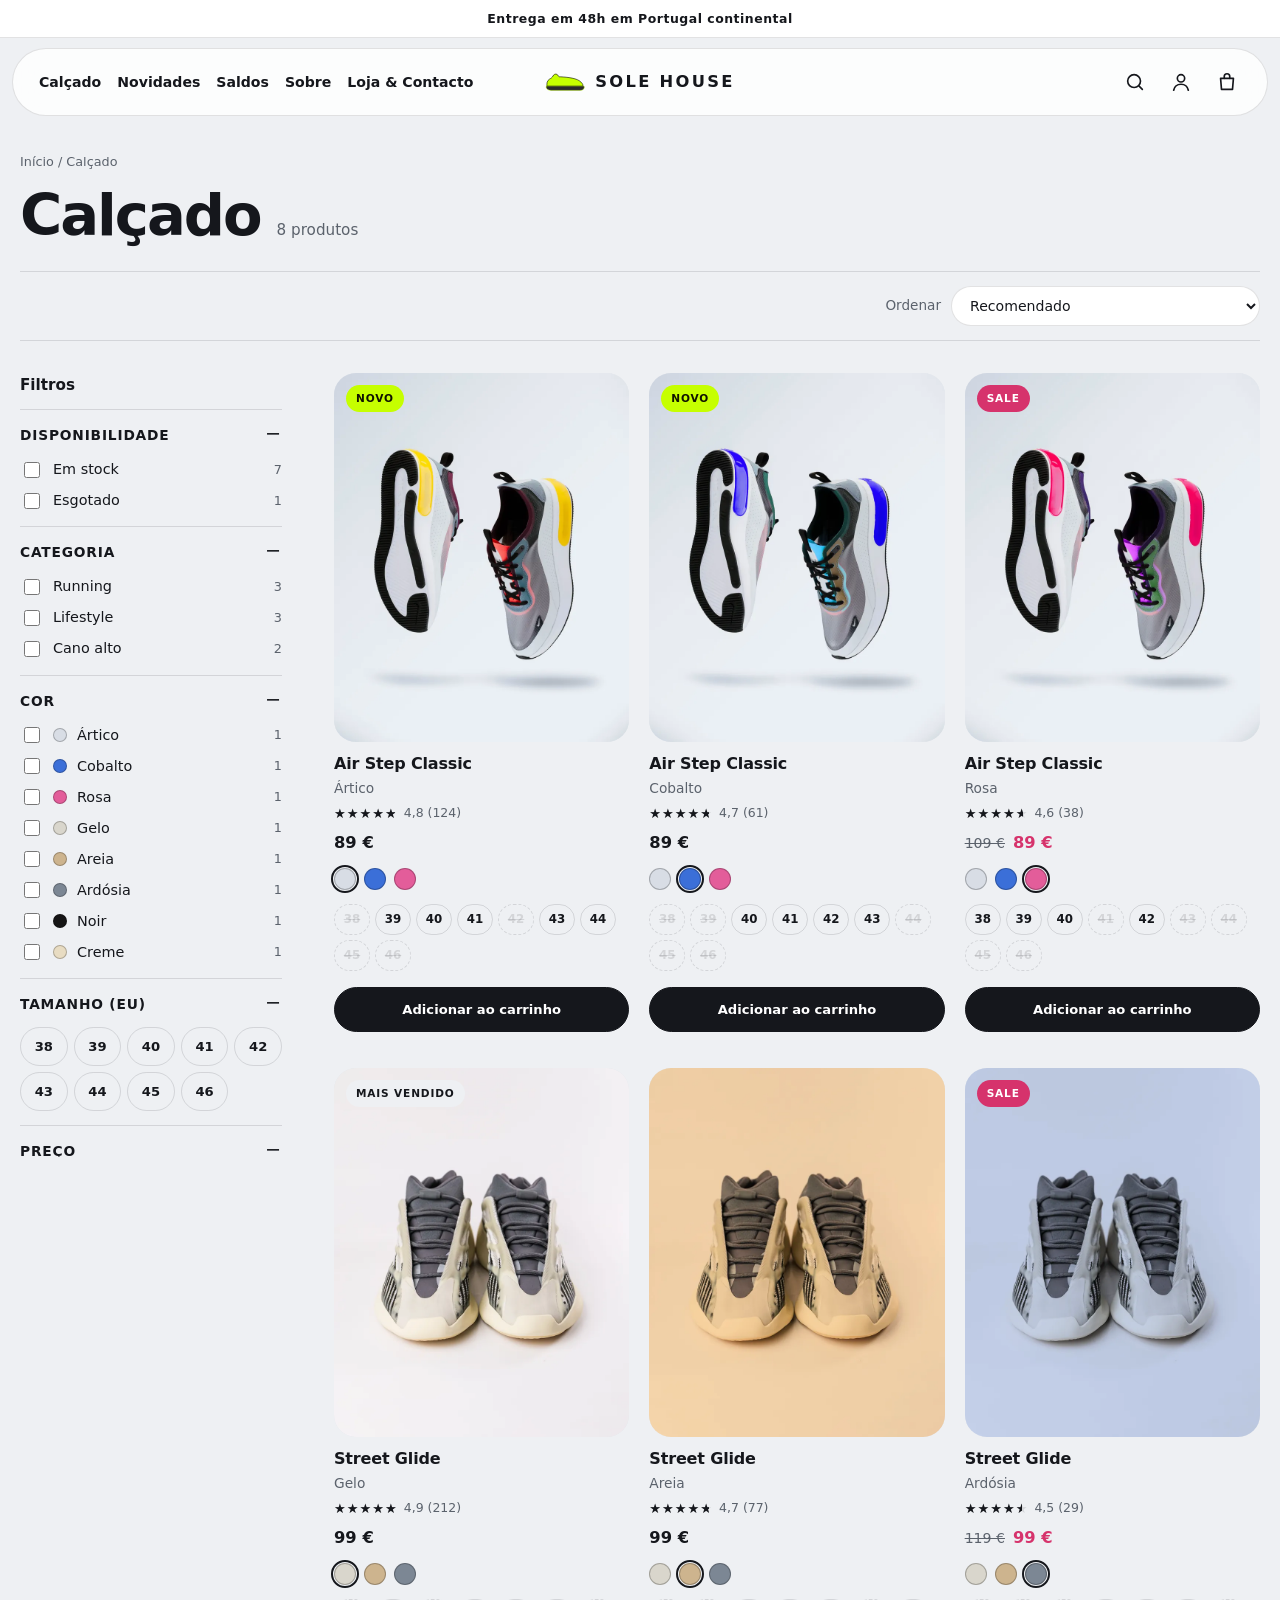
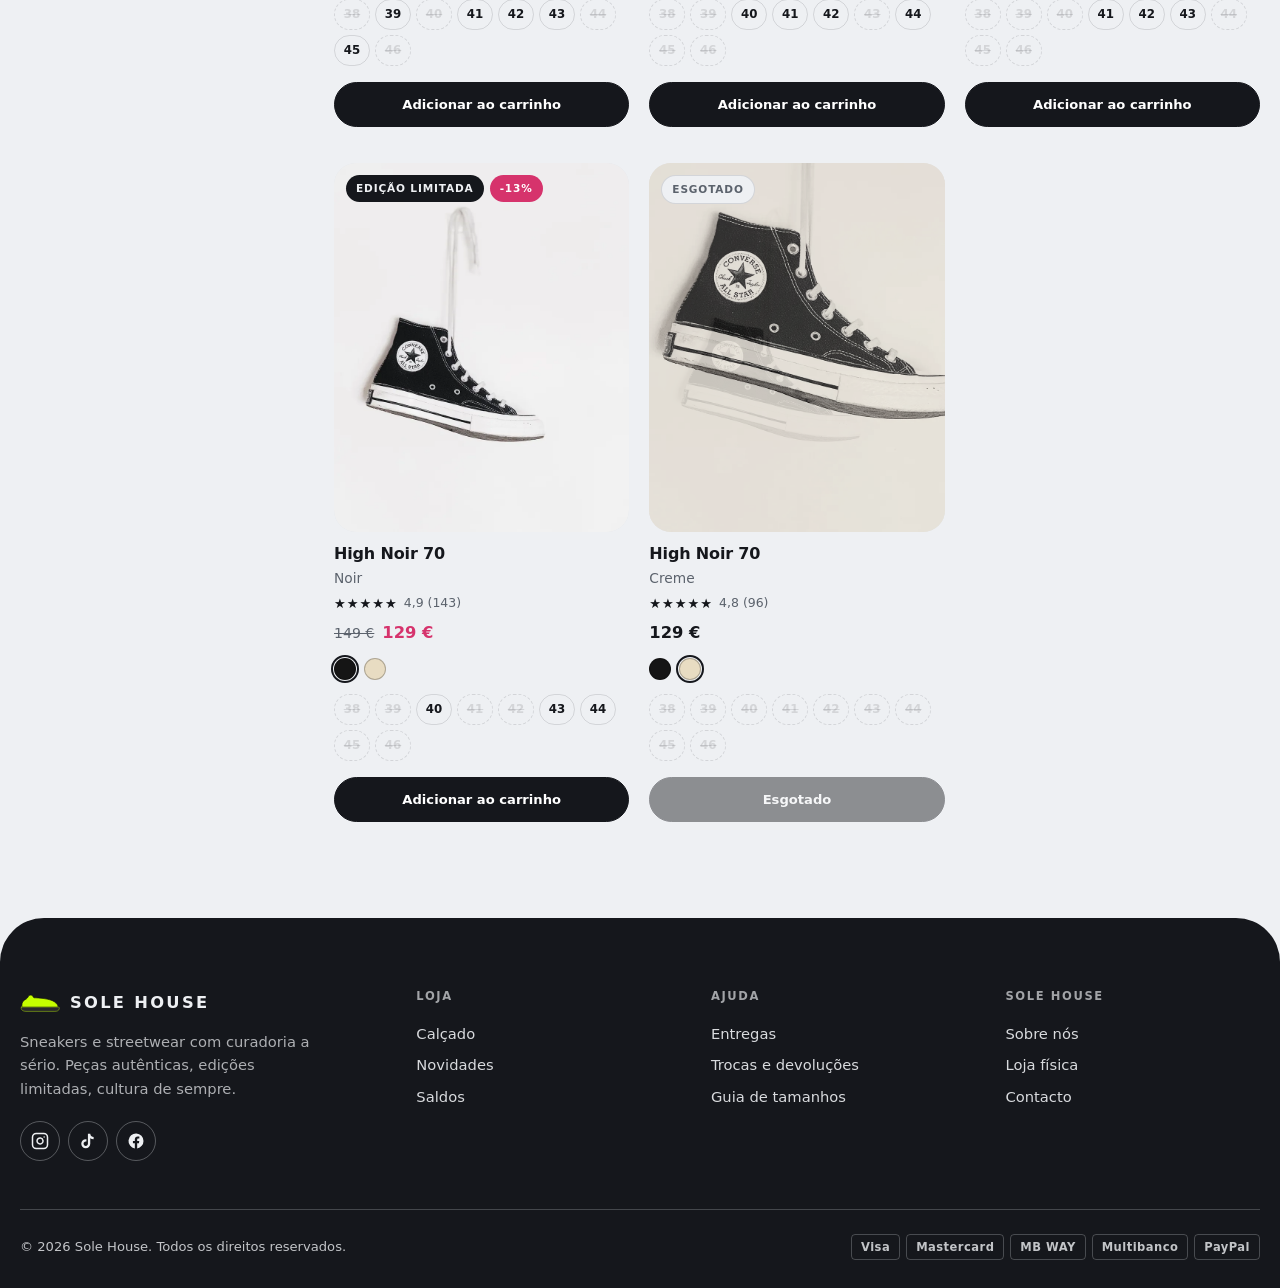
<file: colecao.html>
<!DOCTYPE html>
<html lang="pt" data-img="img/">
<head>
    <meta charset="UTF-8">
    <meta name="viewport" content="width=device-width, initial-scale=1.0">
    <title>Calçado | Sole House</title>
    <meta name="description" content="Sneakers e streetwear com curadoria a sério — peças autênticas, edições limitadas e cultura de sempre.">
    <link rel="stylesheet" href="style.css">
</head>
<body class="opcao-c">

    <div class="anuncios" id="anuncios" role="region" aria-label="Avisos da loja">
        <p class="anuncio ativo">Entrega em 48h em Portugal continental</p>
        <p class="anuncio">Portes grátis a partir de 150 €</p>
        <p class="anuncio">Trocas gratuitas até 30 dias</p>
        <p class="anuncio">★ 4,8 / 5 · mais de 1 200 avaliações</p>
    </div>
    <header id="cabecalho">
        <div class="container header-content">
            <a href="index.html" class="logo"><svg class="logo-icone" viewBox="0 0 200 100" stroke="#0a0a0a" stroke-width="3" stroke-linejoin="round" stroke-linecap="round" aria-hidden="true"><path d="M10 72 C 8 56, 10 44, 22 36 C 30 31, 36 28, 40 20 C 44 12, 52 8, 60 12 C 66 15, 66 22, 70 24 C 90 24, 150 28, 172 44 C 184 53, 190 60, 190 70 L 10 70 Z" fill="#c6ff00"/><path d="M8 70 L192 70 C 196 70 198 74 196 80 C 194 88 186 92 174 92 L 30 92 C 16 92 8 86 6 78 C 5 74 6 70 8 70 Z" fill="#2a2a2a" stroke="#c6ff00" stroke-width="2"/></svg>SOLE HOUSE</a>
            <nav id="navPrincipal" aria-label="Principal">
                <ul class="menu">
                    <li class="item tem-mega">
                        <a href="colecao.html">Calçado</a>
                        <button type="button" class="item-mega-btn" aria-expanded="false" aria-label="Abrir submenu Calçado">+</button>
                        <div class="mega">
                            <div class="mega-inner">
                                <div><h4>Categorias</h4><ul>
                                    <li><a href="colecao.html?cat=Running">Running</a></li><li><a href="colecao.html?cat=Lifestyle">Lifestyle</a></li>
                                    <li><a href="colecao.html?cat=Cano%20alto">Cano alto</a></li><li><a href="colecao.html">Ver tudo</a></li></ul></div>
                                <div><h4>Coleções</h4><ul>
                                    <li><a href="colecao.html?sort=novidades">Novidades</a></li><li><a href="colecao.html?sort=vendidos">Mais vendidos</a></li>
                                    <li><a href="colecao.html?sale=1">Saldos</a></li></ul></div>
                                <div><h4>Materiais</h4><ul>
                                    <li><a href="colecao.html?mat=Malha">Malha</a></li><li><a href="colecao.html?mat=Sint%C3%A9tico">Sintético</a></li><li><a href="colecao.html?mat=Lona">Lona</a></li></ul></div>
                                <div class="mega-cards">
                                    <a class="mega-card" href="colecao.html?sort=novidades"><img src="img/q-run.webp" alt="" loading="lazy"><span>Novidades</span></a>
                                    <a class="mega-card" href="colecao.html?sale=1"><img src="img/q-life.webp" alt="" loading="lazy"><span>Saldos</span></a>
                                </div>
                            </div>
                        </div>
                    </li>
                    <li class="item"><a href="colecao.html?sort=novidades">Novidades</a></li>
                    <li class="item"><a href="colecao.html?sale=1">Saldos</a></li>
                    <li class="item"><a href="index.html#sobre">Sobre</a></li>
                    <li class="item"><a href="index.html#contacto">Loja &amp; Contacto</a></li>
                </ul>
            </nav>
            <div class="header-acoes">
                <button type="button" class="ic" data-abrir="busca" aria-label="Pesquisar" aria-expanded="false"><svg viewBox="0 0 24 24" fill="none" stroke="currentColor" stroke-width="1.8" stroke-linecap="round" stroke-linejoin="round" aria-hidden="true"><circle cx="11" cy="11" r="7"/><path d="m20 20-3.5-3.5"/></svg></button>
                <a href="index.html#contacto" class="ic" aria-label="Conta e apoio"><svg viewBox="0 0 24 24" fill="none" stroke="currentColor" stroke-width="1.8" stroke-linecap="round" stroke-linejoin="round" aria-hidden="true"><circle cx="12" cy="8" r="4"/><path d="M4 21c1-4.5 4.2-6.5 8-6.5s7 2 8 6.5"/></svg></a>
                <button type="button" class="ic" data-abrir="carrinho" aria-label="Abrir carrinho" aria-expanded="false"><svg viewBox="0 0 24 24" fill="none" stroke="currentColor" stroke-width="1.8" stroke-linecap="round" stroke-linejoin="round" aria-hidden="true"><path d="M5 8h14l-1 12H6z"/><path d="M9 8V6a3 3 0 0 1 6 0v2"/></svg><span class="contagem" hidden>0</span></button>
                <button type="button" class="ic btn-menu" data-abrir="navPrincipal" aria-label="Abrir menu" aria-expanded="false"><svg viewBox="0 0 24 24" fill="none" stroke="currentColor" stroke-width="2" stroke-linecap="round" aria-hidden="true"><line x1="3" y1="7" x2="21" y2="7"/><line x1="3" y1="12" x2="21" y2="12"/><line x1="3" y1="17" x2="21" y2="17"/></svg></button>
            </div>
        </div>
    </header>

    <main>
    <div class="container colecao-topo">
        <p class="migalhas"><a href="index.html">Início</a> / Calçado</p>
        <div class="colecao-titulo"><h1>Calçado</h1><span id="contagem"></span></div>
    </div>
    <div class="container">
        <div class="barra-ferramentas">
            <button type="button" class="btn btn-contorno btn-filtrar" data-abrir="filtros" aria-expanded="false">Filtrar <span id="nFiltros"></span></button>
            <span class="espaco"></span>
            <label style="display:flex;align-items:center;gap:10px;font-size:.85rem;color:var(--soft)">Ordenar<select id="ordenar"></select></label>
        </div>
        <div class="colecao-layout">
            <aside id="filtros" class="filtros" aria-label="Filtros">
                <div class="filtros-topo"><strong>Filtros</strong><button type="button" class="link-limpar limpar" hidden>Limpar tudo</button><button type="button" class="ic fechar-x" data-fechar aria-label="Fechar filtros"><svg viewBox="0 0 24 24" fill="none" stroke="currentColor" stroke-width="2" stroke-linecap="round" aria-hidden="true"><path d="M5 5l14 14M19 5 5 19"/></svg></button></div>
                <div class="filtros-corpo"></div>
                <div class="filtros-rodape"><button type="button" class="btn btn-acc btn-grande btn-mostrar-n" data-fechar>Mostrar</button></div>
            </aside>
            <div>
                <div class="grelha" id="resultados"></div>
                <div class="vazio" id="vazio" hidden><p>Nenhum produto com estes filtros.</p><p><button type="button" class="link-limpar limpar">Limpar tudo</button></p></div>
            </div>
        </div>
    </div>
    </main>

    <footer class="rodape">
        <div class="container">
            <div class="rodape-grelha">
                <div class="rodape-marca"><a href="index.html" class="logo"><svg class="logo-icone" viewBox="0 0 200 100" stroke="#0a0a0a" stroke-width="3" stroke-linejoin="round" stroke-linecap="round" aria-hidden="true"><path d="M10 72 C 8 56, 10 44, 22 36 C 30 31, 36 28, 40 20 C 44 12, 52 8, 60 12 C 66 15, 66 22, 70 24 C 90 24, 150 28, 172 44 C 184 53, 190 60, 190 70 L 10 70 Z" fill="#c6ff00"/><path d="M8 70 L192 70 C 196 70 198 74 196 80 C 194 88 186 92 174 92 L 30 92 C 16 92 8 86 6 78 C 5 74 6 70 8 70 Z" fill="#2a2a2a" stroke="#c6ff00" stroke-width="2"/></svg>SOLE HOUSE</a><p>Sneakers e streetwear com curadoria a sério. Peças autênticas, edições limitadas, cultura de sempre.</p>
                    <div class="rodape-social"><a href="#" aria-label="Instagram"><svg viewBox="0 0 24 24" fill="none" stroke="currentColor" stroke-width="2" stroke-linecap="round" stroke-linejoin="round"><rect x="2" y="2" width="20" height="20" rx="5"/><path d="M16 11.37A4 4 0 1 1 12.63 8 4 4 0 0 1 16 11.37z"/><path d="M17.5 6.5h.01"/></svg></a><a href="#" aria-label="TikTok"><svg viewBox="0 0 24 24" fill="currentColor"><path d="M16.6 5.8c-.9-.9-1.5-2.1-1.6-3.5h-3.1v13.3c0 1.6-1.3 2.9-2.9 2.9s-2.9-1.3-2.9-2.9 1.3-2.9 2.9-2.9c.3 0 .6.05.9.13V9.6c-.3-.04-.6-.07-.9-.07-3.3 0-6 2.7-6 6s2.7 6 6 6 6-2.7 6-6V8.3c1.3.9 2.8 1.4 4.5 1.4V6.5c-1 0-1.9-.3-2.9-.7z"/></svg></a><a href="#" aria-label="Facebook"><svg viewBox="0 0 24 24" fill="currentColor"><path d="M22 12a10 10 0 1 0-11.56 9.87v-6.98H7.9V12h2.54V9.8c0-2.5 1.5-3.89 3.78-3.89 1.1 0 2.24.2 2.24.2v2.46h-1.26c-1.24 0-1.63.77-1.63 1.56V12h2.78l-.44 2.89h-2.34v6.98A10 10 0 0 0 22 12z"/></svg></a></div></div>
                <div><h4>Loja</h4><ul><li><a href="colecao.html">Calçado</a></li><li><a href="colecao.html?sort=novidades">Novidades</a></li><li><a href="colecao.html?sale=1">Saldos</a></li></ul></div>
                <div><h4>Ajuda</h4><ul><li><a href="index.html#contacto">Entregas</a></li><li><a href="index.html#contacto">Trocas e devoluções</a></li><li><a href="index.html#contacto">Guia de tamanhos</a></li></ul></div>
                <div><h4>Sole House</h4><ul><li><a href="index.html#sobre">Sobre nós</a></li><li><a href="index.html#contacto">Loja física</a></li><li><a href="index.html#contacto">Contacto</a></li></ul></div>
            </div>
            <div class="rodape-fim">
                <p>&copy; <span id="anoAtual"></span> Sole House. Todos os direitos reservados.</p>
                <div class="pagamentos" aria-label="Métodos de pagamento"><span>Visa</span><span>Mastercard</span><span>MB WAY</span><span>Multibanco</span><span>PayPal</span></div>
            </div>
        </div>
    </footer>

    <div id="veu"></div>

    <div id="busca" role="dialog" aria-label="Pesquisa">
        <div class="container">
            <form id="buscaForm" role="search">
                <svg width="26" height="26" viewBox="0 0 24 24" fill="none" stroke="currentColor" stroke-width="1.8" stroke-linecap="round" stroke-linejoin="round" aria-hidden="true"><circle cx="11" cy="11" r="7"/><path d="m20 20-3.5-3.5"/></svg>
                <input id="buscaInput" type="search" placeholder="Pesquisar sneakers, cores, materiais…" autocomplete="off" aria-label="Pesquisar">
                <button type="button" class="ic" data-fechar aria-label="Fechar pesquisa"><svg viewBox="0 0 24 24" fill="none" stroke="currentColor" stroke-width="2" stroke-linecap="round" aria-hidden="true"><path d="M5 5l14 14M19 5 5 19"/></svg></button>
            </form>
            <p id="buscaTitulo"></p>
            <ul id="buscaResultados"></ul>
        </div>
    </div>

    <aside id="carrinho" class="gaveta" aria-label="Carrinho de compras">
        <div class="gaveta-topo"><h2>Carrinho</h2><button type="button" class="ic" data-fechar aria-label="Fechar carrinho"><svg viewBox="0 0 24 24" fill="none" stroke="currentColor" stroke-width="2" stroke-linecap="round" aria-hidden="true"><path d="M5 5l14 14M19 5 5 19"/></svg></button></div>
        <div id="carrinhoProgresso" class="progresso" hidden><p id="progressoTexto"></p><div class="barra"><i id="progressoBarra"></i></div></div>
        <p id="carrinhoVazio">O teu carrinho está vazio.<br>Escolhe um tamanho num produto e adiciona-o aqui.</p>
        <ul id="carrinhoLista"></ul>
        <div id="carrinhoRodape" hidden>
            <p class="sub"><span>Subtotal</span><strong id="carrinhoTotal"></strong></p>
            <button type="button" class="btn btn-acc btn-grande" id="btnFinalizar">Finalizar compra</button>
            <small>Portes e impostos calculados ao finalizar.</small>
        </div>
        <div id="carrinhoDemo" class="demo" hidden>
            <div id="demoCorpo">
                <h3>Finalizar compra</h3>
                <p class="nota">Isto é uma <strong>simulação</strong> do template. Numa loja real, este passo liga ao teu sistema de pagamento (cartão, MB Way, PayPal…). Nada é cobrado, guardado ou enviado.</p>
                <ul id="demoResumo"></ul>
                <div class="demo-acoes"><button type="button" class="btn btn-acc btn-grande" id="demoConcluir">Concluir (simulação)</button><button type="button" class="btn btn-contorno" id="demoVoltar">Voltar ao carrinho</button></div>
            </div>
            <div id="demoFim" hidden>
                <h3>Pedido simulado</h3>
                <p class="nota">Tudo certo: o fluxo de compra funciona. Nenhum dado foi guardado ou enviado e o carrinho foi esvaziado.</p>
                <div class="demo-acoes"><button type="button" class="btn btn-acc btn-grande" id="demoFechar">Continuar a ver a loja</button></div>
            </div>
        </div>
    </aside>
    <script src="app.js"></script>
</body>
</html>
</file>
<file: style.css>
/* Opção C — Suave e arredondado (interpretação própria: o link da SOTF não abriu) */
:root {
    --bg: #eef0f3; --bg2: #e0e4ea; --card: #ffffff; --campo: #ffffff;
    --ink: #15171c; --soft: #5b626c; --line: rgba(21, 23, 28, .12);
    --acc: #c6ff00; --acc-ink: #101300; --sale: #d6336c;
    --btn-bg: #15171c; --btn-ink: #ffffff;
    --raio: 22px; --raio-btn: 999px; --raio-tag: 999px; --borda: 1.5px;
    --sombra-hover: 0 16px 30px -14px rgba(20, 24, 40, .5);
    --font-corpo: "Avenir Next", "Segoe UI", system-ui, -apple-system, Roboto, sans-serif;
    --font-titulo: "Avenir Next", "Segoe UI", system-ui, -apple-system, sans-serif;
    --font-logo: "Avenir Next", "Segoe UI", system-ui, sans-serif;
    --peso-titulo: 700; --caixa-titulo: none; --tracking-titulo: -.035em;
    --caixa-btn: none; --tracking-btn: 0;
    --rodape-bg: #15171c; --rodape-ink: #eef0f3;
}

/* ============================================
   TEMPLATE "VITRINE" — base partilhada pelas 3 opções
   A cor, a tipografia e a forma vêm das variáveis do :root de cada opção.
   ============================================ */
*, *::before, *::after { box-sizing: border-box; }
html { scroll-behavior: smooth; scroll-padding-top: 90px; }
body {
    margin: 0; background: var(--bg); color: var(--ink);
    font-family: var(--font-corpo); line-height: 1.6; -webkit-font-smoothing: antialiased;
}
body.sem-scroll { overflow: hidden; }
img { max-width: 100%; display: block; }
a { color: inherit; text-decoration: none; }
ul { list-style: none; margin: 0; padding: 0; }
h1, h2, h3, h4 { margin: 0; font-family: var(--font-titulo); font-weight: var(--peso-titulo); text-transform: var(--caixa-titulo); letter-spacing: var(--tracking-titulo); line-height: 1.05; }
p { margin: 0; }
button { font: inherit; color: inherit; }
:focus-visible { outline: 2px solid var(--ink); outline-offset: 3px; }
[hidden] { display: none !important; }
.container { width: min(1280px, 100% - 40px); margin-inline: auto; }
section { padding-block: clamp(56px, 8vw, 104px); }
.etiqueta { font-size: .72rem; font-weight: 700; letter-spacing: .16em; text-transform: uppercase; color: var(--soft); margin-bottom: 14px; }

/* ---------- Botões ---------- */
.btn {
    display: inline-flex; align-items: center; justify-content: center; gap: 8px; cursor: pointer;
    padding: 13px 24px; border-radius: var(--raio-btn); border: var(--borda) solid var(--ink);
    background: var(--btn-bg); color: var(--btn-ink); font-weight: 700; font-size: .9rem; letter-spacing: var(--tracking-btn); text-transform: var(--caixa-btn);
    transition: background .25s, color .25s, transform .25s, box-shadow .25s;
}
.btn:hover { transform: translateY(-2px); box-shadow: var(--sombra-hover); }
.btn:active { transform: none; }
.btn-grande { padding: 16px 30px; font-size: .96rem; }
.btn-acc { background: var(--acc); color: var(--acc-ink); border-color: var(--acc); }
.btn-contorno { background: transparent; color: var(--ink); }
.btn-contorno:hover { background: var(--ink); color: var(--bg); }
.btn[disabled] { opacity: .45; cursor: not-allowed; transform: none; box-shadow: none; }
.link-seta { font-weight: 700; font-size: .9rem; border-bottom: 2px solid var(--acc); padding-bottom: 2px; white-space: nowrap; transition: letter-spacing .25s; }
.link-seta:hover { letter-spacing: .02em; }

/* ---------- Barra de anúncios ---------- */
.anuncios { position: relative; height: 38px; overflow: hidden; background: var(--ink); color: var(--bg); font-size: .78rem; font-weight: 600; letter-spacing: .04em; text-align: center; }
.anuncio { position: absolute; inset: 0; display: flex; align-items: center; justify-content: center; padding-inline: 16px; opacity: 0; transform: translateY(10px); transition: opacity .55s, transform .55s; }
.anuncio.ativo { opacity: 1; transform: none; }

/* ---------- Cabeçalho + menu grande ---------- */
#cabecalho { position: sticky; top: 0; z-index: 60; background: color-mix(in srgb, var(--bg) 92%, transparent); backdrop-filter: blur(14px); border-bottom: 1px solid var(--line); }
.header-content { display: flex; align-items: center; justify-content: space-between; gap: 24px; height: 74px; }
.logo { display: flex; align-items: center; gap: 10px; font-family: var(--font-logo); font-weight: 900; letter-spacing: .14em; font-size: 1.02rem; text-transform: uppercase; white-space: nowrap; }
.logo-icone { width: 40px; height: auto; flex: none; }
#navPrincipal > .menu { display: flex; gap: 6px; }
.item > a { display: inline-block; padding: 26px 14px; font-size: .86rem; font-weight: 700; letter-spacing: .05em; text-transform: uppercase; position: relative; }
.item > a::after { content: ''; position: absolute; left: 14px; right: 14px; bottom: 20px; height: 2px; background: var(--ink); transform: scaleX(0); transform-origin: left; transition: transform .3s; }
.item:hover > a::after, .item:focus-within > a::after { transform: scaleX(1); }
.item-mega-btn { display: none; }
.mega {
    position: absolute; left: 0; right: 0; top: 100%; background: var(--bg); border-bottom: 1px solid var(--line); box-shadow: 0 24px 40px -24px rgba(0,0,0,.25);
    opacity: 0; visibility: hidden; transform: translateY(-6px); transition: opacity .25s, transform .25s, visibility .25s;
}
.item:hover .mega, .item:focus-within .mega { opacity: 1; visibility: visible; transform: none; }
.mega-inner { width: min(1280px, 100% - 40px); margin-inline: auto; display: grid; grid-template-columns: repeat(3, 1fr) 1.6fr; gap: 40px; padding: 36px 0 40px; }
.mega h4 { font-family: var(--font-corpo); text-transform: uppercase; letter-spacing: .14em; font-size: .72rem; color: var(--soft); font-weight: 700; margin-bottom: 14px; }
.mega li a { display: block; padding: 5px 0; font-size: .95rem; }
.mega li a:hover { text-decoration: underline; text-underline-offset: 4px; }
.mega-cards { display: grid; grid-template-columns: 1fr 1fr; gap: 16px; }
.mega-card { position: relative; display: block; aspect-ratio: 4 / 3.2; overflow: hidden; border-radius: var(--raio); background: var(--bg2); }
.mega-card img { width: 100%; height: 100%; object-fit: cover; transition: transform .6s; }
.mega-card:hover img { transform: scale(1.06); }
.mega-card span { position: absolute; left: 12px; bottom: 12px; background: var(--bg); color: var(--ink); padding: 6px 12px; font-size: .78rem; font-weight: 800; letter-spacing: .06em; text-transform: uppercase; border-radius: var(--raio-btn); }
.header-acoes { display: flex; align-items: center; gap: 2px; }
.ic { position: relative; width: 44px; height: 44px; display: grid; place-items: center; background: none; border: 0; cursor: pointer; border-radius: 50%; transition: background .2s; }
.ic:hover { background: var(--bg2); }
.ic svg { width: 22px; height: 22px; }
.contagem { position: absolute; top: 4px; right: 2px; min-width: 18px; height: 18px; padding-inline: 5px; border-radius: 9px; background: var(--acc); color: var(--acc-ink); font-size: .68rem; font-weight: 800; display: grid; place-items: center; }
.btn-menu { display: none; }

#veu { position: fixed; inset: 0; z-index: 55; background: rgba(10, 10, 10, .5); opacity: 0; pointer-events: none; transition: opacity .35s; }
#veu.ativo { opacity: 1; pointer-events: auto; }

/* ---------- Pesquisa ---------- */
#busca { position: fixed; z-index: 80; left: 0; right: 0; top: 0; background: var(--bg); transform: translateY(-102%); transition: transform .4s cubic-bezier(.2,.7,.2,1), box-shadow .4s; padding: 28px 0 34px; box-shadow: none; }
#busca.aberto { transform: none; box-shadow: 0 30px 60px -30px rgba(0,0,0,.4); }
#buscaForm { display: flex; align-items: center; gap: 12px; border-bottom: 2px solid var(--ink); padding-bottom: 10px; }
#buscaInput { flex: 1; border: 0; background: none; font: inherit; font-size: clamp(1.2rem, 3vw, 1.8rem); color: var(--ink); outline: none; }
#buscaTitulo { font-size: .74rem; letter-spacing: .14em; text-transform: uppercase; color: var(--soft); font-weight: 700; margin: 22px 0 8px; }
#buscaResultados { display: grid; grid-template-columns: repeat(3, 1fr); gap: 6px 24px; }
#buscaResultados a { display: flex; align-items: center; gap: 14px; padding: 8px; border-radius: var(--raio); transition: background .2s; }
#buscaResultados a:hover { background: var(--bg2); }
#buscaResultados img { width: 56px; height: 70px; object-fit: cover; background: var(--bg2); border-radius: 2px; }
#buscaResultados small { display: block; color: var(--soft); }

/* ---------- Gaveta do carrinho ---------- */
.gaveta { position: fixed; z-index: 80; top: 0; right: 0; bottom: 0; width: min(100vw, 440px); background: var(--bg); transform: translateX(104%); transition: transform .45s cubic-bezier(.2,.7,.2,1), box-shadow .45s; display: flex; flex-direction: column; box-shadow: none; }
.gaveta.aberto { transform: none; box-shadow: -30px 0 60px -30px rgba(0,0,0,.4); }
.gaveta-topo { display: flex; justify-content: space-between; align-items: center; padding: 20px 22px; border-bottom: 1px solid var(--line); }
.gaveta-topo h2 { font-size: 1.3rem; }
.progresso { padding: 16px 22px; border-bottom: 1px solid var(--line); font-size: .85rem; font-weight: 600; }
.progresso .barra { height: 6px; border-radius: 3px; background: var(--bg2); margin-top: 10px; overflow: hidden; }
.progresso .barra i { display: block; height: 100%; width: 0; background: var(--acc); border-radius: 3px; transition: width .5s; box-shadow: inset 0 0 0 1px rgba(0,0,0,.15); }
#carrinhoVazio { padding: 40px 22px; color: var(--soft); text-align: center; }
#carrinhoLista { flex: 1; overflow: auto; padding: 8px 22px; }
.linha-carrinho { display: grid; grid-template-columns: 72px 1fr auto; gap: 14px; padding: 16px 0; border-bottom: 1px solid var(--line); align-items: start; }
.linha-carrinho img { width: 72px; height: 90px; object-fit: cover; background: var(--bg2); border-radius: 2px; }
.lc-nome { font-weight: 700; } .lc-det { font-size: .84rem; color: var(--soft); }
.lc-preco { font-weight: 700; }
.qtd { display: inline-flex; align-items: center; margin-top: 10px; border: 1px solid var(--line); border-radius: var(--raio-btn); }
.qtd button { width: 32px; height: 32px; background: none; border: 0; cursor: pointer; font-size: 1.1rem; }
.qtd span { min-width: 26px; text-align: center; font-size: .9rem; font-weight: 600; }
#carrinhoRodape { padding: 20px 22px 26px; border-top: 1px solid var(--line); display: grid; gap: 12px; }
#carrinhoRodape .sub { display: flex; justify-content: space-between; font-size: 1.05rem; }
#carrinhoRodape small { color: var(--soft); text-align: center; }
.demo { position: absolute; inset: 0; background: var(--bg); display: flex; flex-direction: column; padding: 24px 22px; overflow: auto; gap: 14px; z-index: 2; }
.demo h3 { font-size: 1.3rem; }
.demo .nota { background: var(--bg2); padding: 12px 14px; border-radius: var(--raio); font-size: .85rem; color: var(--soft); }
#demoResumo li { display: flex; justify-content: space-between; gap: 16px; padding: 10px 0; border-bottom: 1px solid var(--line); font-size: .92rem; }
#demoResumo li.total { font-weight: 800; border-bottom: 0; }
.demo-acoes { display: grid; gap: 10px; margin-top: auto; }

/* ---------- Cartões de produto ---------- */
.grelha { display: grid; grid-template-columns: repeat(4, 1fr); gap: 36px 20px; }
.produto-cartao { display: flex; flex-direction: column; min-width: 0; }
.produto-imagem { position: relative; aspect-ratio: 4 / 5; overflow: hidden; background: var(--bg2); border-radius: var(--raio); }
.produto-imagem img { position: absolute; inset: 0; width: 100%; height: 100%; object-fit: cover; transition: opacity .5s ease, transform .8s cubic-bezier(.2,.7,.2,1); }
.produto-imagem .img-detalhe { opacity: 0; }
@media (hover: hover) {
    .produto-cartao:hover .img-detalhe { opacity: 1; }
    .produto-cartao:hover .produto-imagem img { transform: scale(1.04); }
}
.produto-tags { position: absolute; top: 12px; left: 12px; z-index: 2; display: flex; gap: 6px; flex-wrap: wrap; }
.produto-tag { font-size: .66rem; font-weight: 800; letter-spacing: .08em; text-transform: uppercase; padding: 5px 10px; border-radius: var(--raio-tag); background: var(--bg); color: var(--ink); }
.t-novo { background: var(--acc); color: var(--acc-ink); }
.t-sale { background: var(--sale); color: #fff; }
.t-edição-limitada { background: var(--ink); color: var(--bg); }
.t-esgotado { background: var(--bg); color: var(--soft); border: 1px solid var(--line); }
.produto-cartao.e-esgotado .produto-imagem img { filter: grayscale(.7); opacity: .85; }
.produto-info { padding-top: 14px; display: flex; flex-direction: column; gap: 4px; flex: 1; }
.produto-nome { font-family: var(--font-corpo); font-size: 1rem; font-weight: 700; text-transform: none; letter-spacing: -.01em; }
.produto-cor { color: var(--soft); font-size: .86rem; }
.produto-rating { font-size: .78rem; color: var(--soft); display: flex; align-items: center; gap: 6px; }
.estrelas { position: relative; display: inline-block; color: var(--line); letter-spacing: 1px; font-size: .82rem; }
.estrelas::before { content: '★★★★★'; position: absolute; left: 0; top: 0; width: var(--r); overflow: hidden; color: var(--ink); }
.produto-preco { font-weight: 800; font-size: 1.02rem; margin-top: 2px; }
.produto-preco s { color: var(--soft); font-weight: 500; font-size: .88rem; margin-right: 8px; }
.preco-sale { color: var(--sale); }
.produto-cores { display: flex; gap: 8px; margin-top: 8px; }
.cor-bolinha { width: 22px; height: 22px; border-radius: 50%; background: var(--c); border: 1px solid rgba(0,0,0,.25); cursor: pointer; padding: 0; position: relative; transition: transform .2s; }
.cor-bolinha:hover { transform: scale(1.15); }
.cor-bolinha.ativa::after { content: ''; position: absolute; inset: -4px; border: 2px solid var(--ink); border-radius: 50%; }
.produto-tamanhos { display: flex; flex-wrap: wrap; gap: 5px; margin-top: 10px; }
.tam { min-width: 36px; padding: 5px 4px; font-size: .74rem; font-weight: 600; background: none; border: 1px solid var(--line); border-radius: var(--raio-btn); cursor: pointer; transition: border-color .2s, background .2s, color .2s; }
.tam:hover:not(:disabled) { border-color: var(--ink); }
.tam.sel { background: var(--ink); color: var(--bg); border-color: var(--ink); }
.tam:disabled { color: var(--line); text-decoration: line-through; cursor: not-allowed; border-style: dashed; }
.produto-tamanhos.erro { animation: abanar .45s; }
@keyframes abanar { 20%, 60% { transform: translateX(-5px); } 40%, 80% { transform: translateX(5px); } }
.btn-add { margin-top: 12px; width: 100%; padding: 11px 14px; font-size: .82rem; }

/* ---------- Rodapé ---------- */
.rodape { background: var(--rodape-bg); color: var(--rodape-ink); padding: 72px 0 28px; }
.rodape-grelha { display: grid; grid-template-columns: 1.4fr repeat(3, 1fr); gap: 40px; padding-bottom: 48px; border-bottom: 1px solid color-mix(in srgb, var(--rodape-ink) 22%, transparent); }
.rodape h4 { font-family: var(--font-corpo); text-transform: uppercase; letter-spacing: .14em; font-size: .72rem; margin-bottom: 16px; opacity: .65; }
.rodape li a { display: block; padding: 4px 0; font-size: .92rem; opacity: .9; }
.rodape li a:hover { text-decoration: underline; text-underline-offset: 4px; }
.rodape-marca p { opacity: .7; max-width: 32ch; margin: 14px 0 20px; font-size: .92rem; }
.rodape-social { display: flex; gap: 8px; }
.rodape-social a { width: 40px; height: 40px; display: grid; place-items: center; border-radius: 50%; border: 1px solid color-mix(in srgb, var(--rodape-ink) 30%, transparent); transition: background .2s, color .2s; }
.rodape-social a:hover { background: var(--rodape-ink); color: var(--rodape-bg); }
.rodape-social svg { width: 18px; height: 18px; }
.rodape-fim { display: flex; justify-content: space-between; align-items: center; gap: 18px; flex-wrap: wrap; padding-top: 24px; font-size: .82rem; opacity: .8; }
.pagamentos { display: flex; gap: 6px; flex-wrap: wrap; }
.pagamentos span { border: 1px solid color-mix(in srgb, var(--rodape-ink) 30%, transparent); border-radius: 4px; padding: 3px 9px; font-size: .72rem; font-weight: 700; letter-spacing: .04em; }

/* ---------- Contagem decrescente ---------- */
.contagem-tempo { display: inline-flex; gap: 10px; }
.contagem-tempo span { display: grid; justify-items: center; min-width: 64px; padding: 10px 8px; background: var(--bg); color: var(--ink); border-radius: var(--raio); font-size: .66rem; letter-spacing: .1em; text-transform: uppercase; font-weight: 700; color: var(--soft); }
.contagem-tempo b { font-family: var(--font-titulo); font-size: 1.7rem; color: var(--ink); line-height: 1.1; font-variant-numeric: tabular-nums; }

/* ---------- Contacto e newsletter ---------- */
.contacto-grid { display: grid; grid-template-columns: .85fr 1.15fr; gap: clamp(32px, 6vw, 88px); align-items: start; }
.contacto-item { display: flex; align-items: center; gap: 16px; padding: 18px 0; border-bottom: 1px solid var(--line); }
.contacto-item svg { width: 22px; height: 22px; flex: none; }
.contacto-form { display: flex; flex-direction: column; gap: 8px; }
.contacto-form label { font-size: .76rem; font-weight: 700; letter-spacing: .08em; text-transform: uppercase; color: var(--soft); margin-top: 10px; }
.contacto-form input, .contacto-form textarea, .news input { font: inherit; color: var(--ink); background: var(--campo); border: 1px solid var(--line); border-radius: var(--raio-btn); padding: 13px 14px; transition: border-color .2s, box-shadow .2s; width: 100%; }
.contacto-form input:focus, .contacto-form textarea:focus, .news input:focus { outline: none; border-color: var(--ink); box-shadow: 0 0 0 3px color-mix(in srgb, var(--acc) 55%, transparent); }
.contacto-form .btn { align-self: flex-start; margin-top: 18px; }
.form-nota, .news-nota { font-size: .85rem; color: var(--soft); }
.confirmacao-envio { margin-top: 20px; padding: 22px; border: 2px solid var(--ink); border-radius: var(--raio); background: var(--bg2); }
.confirmacao-titulo { font-weight: 800; margin-bottom: 6px; }
.confirmacao-texto { color: var(--soft); font-size: .9rem; }
.confirmacao-acoes { display: flex; flex-wrap: wrap; gap: 10px; margin: 16px 0; }
.confirmacao-texto-area { font-size: .85rem; }
.btn.copiado { background: var(--acc); color: var(--acc-ink); }
.news { display: flex; gap: 10px; flex-wrap: wrap; }
.news input { flex: 1 1 240px; width: auto; }

/* ---------- Página da coleção: filtros + ordenação ---------- */
.colecao-topo { padding-block: 36px 24px; }
.migalhas { font-size: .8rem; color: var(--soft); margin-bottom: 14px; }
.migalhas a:hover { text-decoration: underline; }
.colecao-titulo { display: flex; align-items: baseline; gap: 16px; flex-wrap: wrap; }
.colecao-titulo h1 { font-size: clamp(2.2rem, 5vw, 3.6rem); }
.colecao-titulo span { color: var(--soft); font-size: .95rem; }
.barra-ferramentas { display: flex; justify-content: space-between; align-items: center; gap: 16px; padding-block: 14px; border-block: 1px solid var(--line); margin-bottom: 32px; }
.barra-ferramentas select { font: inherit; font-size: .88rem; padding: 10px 36px 10px 14px; background: var(--campo); color: var(--ink); border: 1px solid var(--line); border-radius: var(--raio-btn); cursor: pointer; }
.barra-ferramentas label { min-width: 0; }
.barra-ferramentas select { max-width: 100%; text-overflow: ellipsis; }
.btn-filtrar { display: none; }
.colecao-layout { display: grid; grid-template-columns: 270px 1fr; gap: 44px; align-items: start; padding-bottom: 96px; }
.filtros { position: sticky; top: 96px; max-height: calc(100vh - 116px); overflow: auto; padding-right: 8px; }
.filtros-topo { display: flex; justify-content: space-between; align-items: center; padding-bottom: 12px; font-size: .95rem; }
.link-limpar { background: none; border: 0; cursor: pointer; font-size: .82rem; text-decoration: underline; text-underline-offset: 3px; color: var(--soft); }
.fechar-x, .gaveta .fechar-x { display: none; }
.facet { border-top: 1px solid var(--line); padding: 14px 0; }
.facet summary { cursor: pointer; font-weight: 700; font-size: .86rem; letter-spacing: .06em; text-transform: uppercase; list-style: none; display: flex; justify-content: space-between; }
.facet summary::after { content: '+'; font-weight: 400; font-size: 1.2rem; line-height: 1; }
.facet[open] summary::after { content: '−'; }
.facet-corpo { padding-top: 12px; display: grid; gap: 8px; }
.opt { display: flex; align-items: center; gap: 10px; font-size: .9rem; cursor: pointer; }
.opt input { accent-color: var(--ink); width: 16px; height: 16px; }
.opt span { flex: 1; } .opt em { font-style: normal; color: var(--soft); font-size: .8rem; }
.bola { width: 14px; height: 14px; border-radius: 50%; background: var(--c); border: 1px solid rgba(0,0,0,.25); }
.tam-grade { display: grid; grid-template-columns: repeat(5, 1fr); gap: 6px; }
.chip input { position: absolute; opacity: 0; pointer-events: none; }
.chip span { display: grid; place-items: center; padding: 8px 0; border: 1px solid var(--line); border-radius: var(--raio-btn); font-size: .82rem; font-weight: 600; cursor: pointer; transition: all .2s; }
.chip input:checked + span { background: var(--ink); color: var(--bg); border-color: var(--ink); }
.chip input:focus-visible + span { outline: 2px solid var(--ink); outline-offset: 2px; }
.preco-campos { display: grid; grid-template-columns: 1fr 1fr; gap: 10px; }
.preco-campos label { font-size: .78rem; color: var(--soft); display: grid; gap: 4px; }
.preco-campos input { font: inherit; padding: 10px; border: 1px solid var(--line); border-radius: var(--raio-btn); background: var(--campo); color: var(--ink); width: 100%; }
.filtros-rodape { display: none; }
.vazio { padding: 60px 0; text-align: center; color: var(--soft); }
#resultados { grid-template-columns: repeat(3, 1fr); }

/* ---------- Animação ao entrar no ecrã ---------- */
.reveal { opacity: 0; transform: translateY(24px); transition: opacity .8s ease, transform .8s cubic-bezier(.2,.7,.2,1); transition-delay: calc(var(--i, 0) * 90ms); }
.reveal.visivel { opacity: 1; transform: none; }

/* ---------- Carrosséis ---------- */
.carrossel { position: relative; }
.faixa { display: flex; gap: 20px; overflow-x: auto; scroll-snap-type: x mandatory; scrollbar-width: thin; scrollbar-color: var(--ink) transparent; padding-bottom: 14px; }
.faixa::-webkit-scrollbar { height: 6px; }
.faixa::-webkit-scrollbar-thumb { background: var(--ink); border-radius: 999px; }
.faixa::-webkit-scrollbar-track { background: transparent; }
.faixa > * { flex: 0 0 min(280px, 70vw); scroll-snap-align: start; }
.setas { display: flex; gap: 8px; }
.seta { width: 46px; height: 46px; border-radius: 50%; border: var(--borda) solid var(--ink); background: var(--bg); cursor: pointer; display: grid; place-items: center; transition: background .2s, color .2s; }
.seta:hover { background: var(--ink); color: var(--bg); }
.seta svg { width: 18px; height: 18px; }

/* ---------- Faixas de confiança, perguntas, números ---------- */
.confianca-lista { display: grid; grid-template-columns: repeat(4, 1fr); gap: 20px; }
.confianca-lista li { display: flex; gap: 14px; align-items: flex-start; font-size: .88rem; color: var(--soft); line-height: 1.4; }
.confianca-lista svg { width: 30px; height: 30px; flex: none; color: var(--ink); }
.confianca-lista strong { display: block; color: var(--ink); font-size: .95rem; }
.faq details { border-top: 1px solid var(--line); padding: 20px 0; }
.faq details:last-child { border-bottom: 1px solid var(--line); }
.faq summary { cursor: pointer; font-weight: 700; font-size: 1.05rem; list-style: none; display: flex; justify-content: space-between; gap: 16px; }
.faq summary::after { content: '+'; font-size: 1.5rem; line-height: 1; transition: transform .3s; }
.faq details[open] summary::after { transform: rotate(45deg); }
.faq details p { color: var(--soft); padding-top: 12px; max-width: 62ch; }
.numeros { display: grid; grid-template-columns: repeat(3, 1fr); gap: 16px; padding-top: 26px; border-top: 1px solid var(--line); font-size: .8rem; color: var(--soft); line-height: 1.4; }
.numeros span { display: block; font-family: var(--font-titulo); font-size: 2.2rem; font-weight: var(--peso-titulo); color: var(--ink); letter-spacing: -.02em; margin-bottom: 4px; }
.passos { display: grid; grid-template-columns: repeat(5, 1fr); gap: 20px; counter-reset: p; }
.passos li { counter-increment: p; border-top: 2px solid var(--ink); padding-top: 14px; font-size: .9rem; color: var(--soft); }
.passos li::before { content: '0' counter(p); display: block; font-family: var(--font-titulo); font-size: 1.6rem; color: var(--ink); margin-bottom: 6px; }
.passos strong { display: block; color: var(--ink); margin-bottom: 4px; }
.depoimentos-grid { display: grid; grid-template-columns: repeat(3, 1fr); gap: 20px; }
.depoimento-cartao { margin: 0; padding: 30px; border: 1px solid var(--line); border-radius: var(--raio); background: var(--card); display: flex; flex-direction: column; justify-content: space-between; gap: 28px; }
.depoimento-texto { margin: 0; font-size: 1.05rem; line-height: 1.55; }
.depoimento-cartao figcaption { display: flex; flex-direction: column; font-size: .85rem; }
.depoimento-autor { font-weight: 700; } .depoimento-cargo { color: var(--soft); }
.secao-topo { display: flex; justify-content: space-between; align-items: end; gap: 24px; margin-bottom: 44px; flex-wrap: wrap; }
.secao-topo h2 { font-size: clamp(1.9rem, 3.6vw, 3rem); }
.secao-topo .etiqueta { margin-bottom: 10px; }
.historia { display: grid; grid-template-columns: .9fr 1.1fr; gap: clamp(32px, 6vw, 96px); align-items: center; }
.historia + .historia { margin-top: 96px; }
.historia img { border-radius: var(--raio); background: var(--bg2); width: 100%; aspect-ratio: 4 / 5; object-fit: cover; }
.historia-invertida { grid-template-columns: 1.1fr .9fr; }
.historia-invertida img { order: 2; }
.historia-texto { display: flex; flex-direction: column; gap: 18px; max-width: 54ch; }
.historia-texto h2 { font-size: clamp(1.9rem, 3.2vw, 2.8rem); }
.historia-texto p:not(.etiqueta) { color: var(--soft); }
.historia-texto .link-seta { align-self: flex-start; }

/* ---------- Responsivo ---------- */
@media (max-width: 1100px) {
    .grelha { grid-template-columns: repeat(3, 1fr); }
    #resultados { grid-template-columns: repeat(2, 1fr); }
}
@media (max-width: 960px) {
    #cabecalho { backdrop-filter: none; -webkit-backdrop-filter: none; background: var(--bg); }
    .btn-menu { display: grid; }
    #navPrincipal {
        position: fixed; z-index: 80; top: 0; left: 0; bottom: 0; width: min(88vw, 400px); background: var(--bg); overflow: auto;
        transform: translateX(-104%); transition: transform .45s cubic-bezier(.2,.7,.2,1); padding: 76px 0 28px;
    }
    #navPrincipal.aberto { transform: none; }
    #navPrincipal > .menu { flex-direction: column; gap: 0; }
    .item { border-top: 1px solid var(--line); position: relative; }
    .item > a { display: block; padding: 18px 20px; font-size: 1rem; }
    .item > a::after { display: none; }
    .item-mega-btn { display: grid; place-items: center; position: absolute; right: 8px; top: 8px; width: 44px; height: 44px; background: none; border: 0; font-size: 1.4rem; cursor: pointer; }
    .item.aberto .item-mega-btn { transform: rotate(45deg); }
    .mega { position: static; opacity: 1; visibility: visible; transform: none; box-shadow: none; border: 0; display: none; }
    .item.aberto .mega { display: block; }
    .mega-inner { grid-template-columns: 1fr 1fr; gap: 24px; padding: 6px 20px 24px; width: 100%; }
    .mega-cards { grid-column: 1 / -1; }
    .gaveta-fecha { display: grid; }
    #buscaResultados { grid-template-columns: 1fr; }
    .rodape-grelha { grid-template-columns: 1fr 1fr; }
    .contacto-grid, .historia, .historia-invertida { grid-template-columns: 1fr; }
    .historia-invertida img { order: 0; }
    .historia + .historia { margin-top: 64px; }
    .depoimentos-grid { grid-template-columns: 1fr; }
    .confianca-lista { grid-template-columns: 1fr 1fr; }
    .passos { grid-template-columns: 1fr 1fr; }
    .colecao-layout { grid-template-columns: 1fr; }
    .btn-filtrar { display: inline-flex; }
    .filtros { position: fixed; z-index: 80; top: 0; left: 0; bottom: 0; width: min(92vw, 400px); max-height: none; background: var(--bg); padding: 20px; transform: translateX(-104%); transition: transform .45s cubic-bezier(.2,.7,.2,1); display: flex; flex-direction: column; }
    .filtros.aberto { transform: none; }
    .filtros { overflow: hidden; }
    .filtros-corpo { overflow: auto; flex: 1; min-height: 0; }
    .filtros .fechar-x { display: grid; }
    .filtros-rodape { display: block; padding-top: 14px; }
    .filtros-rodape .btn { width: 100%; }
}
@media (max-width: 640px) {
    .barra-ferramentas { gap: 10px; flex-wrap: wrap; }
    .barra-ferramentas select { max-width: 42vw; font-size: .8rem; padding-inline: 10px 28px; }
    .barra-ferramentas .btn { padding: 11px 16px; }
    .grelha, #resultados { grid-template-columns: repeat(2, 1fr); gap: 28px 12px; }
    .produto-tamanhos .tam { min-width: 30px; font-size: .68rem; padding: 4px 2px; }
    .produto-rating { display: none; }
    .rodape-grelha { grid-template-columns: 1fr; }
    .mega-inner { grid-template-columns: 1fr; }
    .header-content { gap: 8px; }
    .logo { font-size: .9rem; letter-spacing: .1em; }
    .numeros { grid-template-columns: 1fr; }
    .contagem-tempo span { min-width: 54px; } .contagem-tempo b { font-size: 1.3rem; }
}
@media (prefers-reduced-motion: reduce) {
    html { scroll-behavior: auto; }
    *, *::before, *::after { transition-duration: .01ms !important; animation-duration: .01ms !important; }
    .reveal { opacity: 1; transform: none; }
}

.espaco { flex: 1; }

/* ---------- Opção C: secções ---------- */
.anuncios { background: var(--card); color: var(--ink); border-bottom: 1px solid var(--line); }
#cabecalho { top: 10px; width: min(1280px, 100% - 24px); margin: 10px auto 0; border: 1px solid var(--line); border-radius: 999px; background: color-mix(in srgb, #fff 82%, transparent); }
#cabecalho .header-content { display: grid; grid-template-columns: 1fr auto 1fr; height: 66px; width: 100%; padding-inline: 18px; }
#cabecalho .logo { order: 2; } #navPrincipal { order: 1; } .header-acoes { order: 3; justify-self: end; }
.item > a { padding: 22px 12px; text-transform: none; letter-spacing: 0; font-size: .92rem; white-space: nowrap; }
@media (max-width: 1280px) and (min-width: 961px) { .item > a { padding-inline: 8px; font-size: .88rem; } #navPrincipal > .menu { gap: 0; } }
.item > a::after { bottom: 16px; }
.mega { top: calc(100% + 10px); border: 1px solid var(--line); border-radius: 28px; box-shadow: 0 30px 50px -26px rgba(20,24,40,.4); }
.hero-cta { display: flex; flex-wrap: wrap; gap: 12px; margin-top: 26px; }
.hero-c { padding-block: 28px 12px; }
.hero-c-cartao { display: grid; grid-template-columns: 1.1fr .9fr; background: var(--card); border-radius: 44px; overflow: hidden; min-height: 560px; animation: entra .9s both cubic-bezier(.2,.7,.2,1); }
@keyframes entra { from { opacity: 0; transform: translateY(24px) scale(.985); } to { opacity: 1; transform: none; } }
.hero-c-txt { padding: clamp(30px, 5vw, 76px); display: flex; flex-direction: column; justify-content: center; }
.hero-c h1 { font-size: clamp(2.4rem, 4.8vw, 4.3rem); margin-bottom: 18px; }
.hero-c-txt p:not(.etiqueta) { color: var(--soft); max-width: 42ch; font-size: 1.05rem; }
.hero-c-foto { position: relative; display: block; background: #dfe3ea; overflow: hidden; }
.hero-c-foto img { width: 100%; height: 100%; object-fit: cover; transition: transform 1s cubic-bezier(.2,.7,.2,1); }
.hero-c-foto:hover img { transform: scale(1.04); }
.chip-flutua { position: absolute; left: 22px; bottom: 22px; background: #fff; padding: 11px 18px; border-radius: 999px; font-size: .86rem; box-shadow: 0 12px 26px -10px rgba(0,0,0,.4); animation: flutua 4.5s ease-in-out infinite; }
@keyframes flutua { 50% { transform: translateY(-7px); } }
.confianca-c { padding-block: 24px 0; }
.confianca-c .confianca-lista li { background: var(--card); padding: 16px 20px; border-radius: 999px; }
.bento { display: grid; grid-template-columns: repeat(4, 1fr); grid-auto-rows: 270px; gap: 16px; }
.bento a, .bento .b4 { position: relative; border-radius: var(--raio); overflow: hidden; background: var(--bg2); }
.b1 { grid-column: 1 / 3; grid-row: 1 / 3; } .b2 { grid-column: 3; grid-row: 1; } .b3 { grid-column: 4; grid-row: 1; } .b4 { grid-column: 3 / 5; grid-row: 2; }
.bento img { position: absolute; inset: 0; width: 100%; height: 100%; object-fit: cover; transition: transform .9s cubic-bezier(.2,.7,.2,1); }
.bento a:hover img { transform: scale(1.06); }
.bento a span { position: absolute; left: 14px; bottom: 14px; background: #fff; color: var(--ink); padding: 10px 18px; border-radius: 999px; font-weight: 700; display: grid; line-height: 1.25; }
.bento a span i { font-style: normal; font-weight: 400; font-size: .76rem; color: var(--soft); }
.b4 { background: var(--acc); color: var(--acc-ink); padding: 28px; display: flex; flex-direction: column; justify-content: space-between; }
.b4 .etiqueta { color: var(--acc-ink); opacity: .7; margin: 0; }
.b4 h3 { font-size: clamp(1.4rem, 2.4vw, 2rem); }
.sobre { background: var(--card); border-radius: 44px; margin-inline: 12px; }
.faq-grid { display: grid; grid-template-columns: .8fr 1.2fr; gap: 64px; }
.faq-grid h2 { font-size: clamp(1.9rem, 3.4vw, 2.8rem); }
.faq details { border-radius: 20px; background: var(--card); border: 0; padding: 22px 26px; margin-bottom: 10px; }
.faq details:last-child { border: 0; }
.newsletter .container { background: var(--ink); color: #fff; border-radius: 44px; padding: clamp(30px, 5vw, 68px); }
.newsletter-in { display: flex; justify-content: space-between; align-items: center; gap: 32px; flex-wrap: wrap; }
.newsletter h2 { font-size: clamp(1.8rem, 3.2vw, 2.6rem); }
.newsletter p { opacity: .7; margin-top: 8px; max-width: 40ch; }
.newsletter .news input { background: rgba(255,255,255,.1); border-color: rgba(255,255,255,.3); color: #fff; }
.newsletter .news-nota { color: #cfd3da; }
.rodape { border-radius: 44px 44px 0 0; }
.tiles { display: none; }
@media (max-width: 960px) {
    .mega { border: 0; border-radius: 0; box-shadow: none; }
    #cabecalho .header-content { display: flex; }
    #cabecalho .logo { order: 0; }
    #cabecalho { border-radius: 28px; background: #fff; }
    .hero-c-cartao { grid-template-columns: 1fr; border-radius: 32px; } .hero-c-foto { aspect-ratio: 4 / 3.4; }
    .bento { grid-template-columns: 1fr 1fr; grid-auto-rows: 220px; }
    .b1 { grid-column: 1 / 3; grid-row: auto; } .b2 { grid-column: 1; grid-row: auto; } .b3 { grid-column: 2; grid-row: auto; } .b4 { grid-column: 1 / 3; grid-row: auto; min-height: 200px; }
    .faq-grid { grid-template-columns: 1fr; gap: 28px; }
    .sobre { border-radius: 32px; } .newsletter .container { border-radius: 32px; }
}
</file>
<file: versao-anterior/style.css>
/* ============================================
   TEMPLATE "VITRINE" — Sole House (Sneakers & Streetwear)
   ============================================
   Tema ousado: preto + verde-lima néon, streetwear.
   Para reutilizar noutra loja, muda as variáveis de
   cor aqui em baixo e os textos/produtos no index.html.
   ============================================ */

:root {
    --cor-primaria: #c6ff00;
    --cor-primaria-escura: #9fd400;
    --cor-destaque: #ff4fd8;

    --cor-escuro: #0a0a0a;
    --cor-escuro-suave: #171717;

    --cor-texto: #16130a;
    --cor-texto-suave: #6b6558;
    --cor-fundo: #ffffff;
    --cor-fundo-suave: #f7f8ef;
    --cor-borda: #e4e6d5;

    --fonte-base: 'Segoe UI', system-ui, -apple-system, Roboto, Arial, sans-serif;
    --raio: 10px;
    --sombra: 0 4px 14px rgba(0, 0, 0, 0.1);
}

* { margin: 0; padding: 0; box-sizing: border-box; }
html { scroll-behavior: smooth; }
body { font-family: var(--fonte-base); color: var(--cor-texto); background: var(--cor-fundo); line-height: 1.6; }
.container { max-width: 1140px; margin: 0 auto; padding: 0 24px; }
a { text-decoration: none; color: inherit; }
img { max-width: 100%; display: block; }
h1, h2, h3 { line-height: 1.2; font-weight: 900; letter-spacing: -0.01em; }
h1 { font-size: clamp(2.1rem, 4.4vw, 3.4rem); }
h2 { font-size: clamp(1.6rem, 3vw, 2.2rem); }
h3 { font-size: 1.15rem; margin-bottom: 8px; }
p { color: var(--cor-texto-suave); }

.icone-svg, svg { width: 24px; height: 24px; }

.etiqueta {
    display: inline-block;
    color: var(--cor-primaria-escura);
    font-weight: 800;
    font-size: 0.86rem;
    text-transform: uppercase;
    letter-spacing: 0.06em;
    margin-bottom: 10px;
}
.etiqueta-clara { color: var(--cor-primaria); }
.etiqueta-centro { display: block; text-align: center; }
.titulo-centro { text-align: center; margin-bottom: 48px; }
.destaque-texto { color: var(--cor-primaria-escura); }

/* Botões */
.btn {
    display: inline-block;
    padding: 12px 24px;
    border-radius: var(--raio);
    font-weight: 800;
    font-size: 0.95rem;
    border: 2px solid transparent;
    cursor: pointer;
    transition: transform 0.15s ease, box-shadow 0.15s ease, background 0.15s ease;
}
.btn:hover { transform: translateY(-2px); }
.btn:active { transform: scale(0.96); }
.btn-grande { padding: 14px 30px; font-size: 1rem; }
.btn-primario { background: var(--cor-primaria); color: var(--cor-escuro); }
.btn-primario:hover { background: var(--cor-primaria-escura); box-shadow: var(--sombra); }
.btn-secundario { background: transparent; border-color: rgba(255, 255, 255, 0.35); color: #fff; }
.btn-secundario:hover { border-color: var(--cor-primaria); color: var(--cor-primaria); }
.btn-branco { background: #fff; color: var(--cor-escuro); }
.btn-branco:hover { background: var(--cor-fundo-suave); }

/* ============================================
   CABEÇALHO
   ============================================ */
header#cabecalho {
    position: sticky; top: 0; z-index: 100;
    background: rgba(10, 10, 10, 0.94);
    backdrop-filter: blur(8px);
    border-bottom: 1px solid rgba(255, 255, 255, 0.08);
}
.header-content { display: flex; align-items: center; justify-content: space-between; height: 72px; }
.logo { display: flex; align-items: center; gap: 8px; font-weight: 900; font-size: 1.2rem; letter-spacing: 0.02em; color: #fff; }
.logo-icone { width: 34px; height: auto; }
#navPrincipal { display: flex; gap: 28px; }
#navPrincipal a { font-weight: 600; color: rgba(255, 255, 255, 0.82); transition: color 0.15s ease; }
#navPrincipal a:hover { color: var(--cor-primaria); }
.header-acoes { display: flex; align-items: center; gap: 16px; }
.btn-menu { display: none; background: none; border: none; cursor: pointer; color: #fff; padding: 6px; }

/* ============================================
   HERO
   ============================================ */
.hero {
    position: relative;
    padding: 110px 0 90px;
    background: var(--cor-escuro);
    color: #fff;
    text-align: center;
    overflow: hidden;
}
.hero-fundo { position: absolute; inset: 0; overflow: hidden; pointer-events: none; }
.hero-grelha {
    position: absolute; inset: 0;
    background-image: linear-gradient(rgba(198, 255, 0, 0.06) 1px, transparent 1px), linear-gradient(90deg, rgba(198, 255, 0, 0.06) 1px, transparent 1px);
    background-size: 42px 42px;
    mask-image: radial-gradient(ellipse 70% 60% at 50% 30%, #000 40%, transparent 100%);
}
.hero-tenis {
    position: absolute;
    bottom: -6%; right: -3%;
    width: 380px;
    opacity: 0.9;
    transform: rotate(-8deg);
    filter: drop-shadow(0 14px 30px rgba(0, 0, 0, 0.45));
    animation: flutuarTenis 6s ease-in-out infinite;
}
@keyframes flutuarTenis {
    0%, 100% { transform: rotate(-8deg) translateY(0); }
    50% { transform: rotate(-4deg) translateY(-14px); }
}
.hero-content { position: relative; z-index: 1; max-width: 720px; margin: 0 auto; }
.hero h1 { margin-bottom: 18px; }
.hero-subtitulo { color: rgba(255, 255, 255, 0.78); font-size: 1.05rem; margin-bottom: 30px; }
.hero-cta { display: flex; gap: 16px; justify-content: center; flex-wrap: wrap; }

/* ============================================
   COLEÇÃO / PRODUTOS
   ============================================ */
.colecao { padding: 90px 0; }
.produtos-grid { display: grid; grid-template-columns: repeat(4, 1fr); gap: 22px; }
.produto-cartao {
    background: #fff;
    border: 1px solid var(--cor-borda);
    border-radius: var(--raio);
    padding: 18px;
    position: relative;
    transition: transform 0.15s ease, box-shadow 0.15s ease;
}
.produto-cartao:hover { transform: translateY(-4px); box-shadow: var(--sombra); }
.produto-imagem {
    background: var(--cor-fundo-suave);
    border-radius: var(--raio);
    aspect-ratio: 4 / 3;
    display: flex; align-items: center; justify-content: center;
    color: var(--cor-produto, var(--cor-primaria));
    margin-bottom: 14px;
    padding: 14px;
}
.produto-imagem svg { width: 100%; height: auto; }
.produto-tag {
    position: absolute;
    top: 30px; left: 30px;
    font-size: 0.68rem;
    font-weight: 800;
    text-transform: uppercase;
    letter-spacing: 0.03em;
    padding: 4px 10px;
    border-radius: 999px;
    color: var(--cor-escuro);
}
.produto-tag-novo { background: var(--cor-primaria); }
.produto-tag-limitado { background: #ff4fd8; color: #fff; }
.produto-tag-mais-vendido { background: #3ec8ff; }
.produto-desc { font-size: 0.87rem; margin-bottom: 14px; }
.produto-rodape { display: flex; align-items: center; justify-content: space-between; }
.produto-preco { font-weight: 900; font-size: 1.1rem; color: var(--cor-texto); }
.produto-link { font-weight: 700; font-size: 0.88rem; color: var(--cor-primaria-escura); }
.produto-link:hover { text-decoration: underline; }

/* ============================================
   SOBRE
   ============================================ */
.sobre { padding: 90px 0; background: var(--cor-fundo-suave); }
.sobre-grid { display: grid; grid-template-columns: 1.3fr 1fr; gap: 56px; align-items: center; }
.sobre-texto p { margin-top: 14px; }
.sobre-destaques { display: grid; gap: 20px; }
.destaque {
    background: #fff;
    border: 1px solid var(--cor-borda);
    border-radius: var(--raio);
    padding: 22px 26px;
    display: flex;
    flex-direction: column;
}
.destaque-numero { font-size: 2rem; font-weight: 900; color: var(--cor-primaria-escura); }
.destaque-label { color: var(--cor-texto-suave); font-size: 0.95rem; }

/* ============================================
   DEPOIMENTOS
   ============================================ */
.depoimentos { padding: 90px 0; }
.depoimentos-grid { display: grid; grid-template-columns: repeat(3, 1fr); gap: 24px; }
.depoimento-cartao {
    background: var(--cor-fundo-suave);
    border: 1px solid var(--cor-borda);
    border-radius: var(--raio);
    padding: 26px;
}
.depoimento-texto { font-style: italic; color: var(--cor-texto); margin-bottom: 16px; }
.depoimento-autor { font-weight: 800; color: var(--cor-texto); }
.depoimento-cargo { font-size: 0.85rem; }

/* ============================================
   FAIXA CTA
   ============================================ */
.cta-faixa {
    background: var(--cor-escuro);
    color: #fff;
    padding: 64px 0;
    text-align: center;
}
.cta-faixa h2 { margin-bottom: 10px; }
.cta-faixa p { color: rgba(255, 255, 255, 0.72); margin-bottom: 26px; }

/* ============================================
   CONTACTO
   ============================================ */
.contacto { padding: 90px 0; }
.contacto-grid { display: grid; grid-template-columns: 1fr 1.3fr; gap: 48px; }
.contacto-info { display: flex; flex-direction: column; gap: 20px; }
.contacto-item { display: flex; align-items: center; gap: 14px; color: var(--cor-texto); }
.contacto-item svg { color: var(--cor-primaria-escura); flex-shrink: 0; }

.contacto-form { display: flex; flex-direction: column; gap: 6px; }
.contacto-form label { font-weight: 700; font-size: 0.9rem; margin-top: 10px; }
.contacto-form input, .contacto-form textarea {
    padding: 11px 14px;
    border: 1px solid var(--cor-borda);
    border-radius: var(--raio);
    font-family: inherit;
    font-size: 0.95rem;
    resize: vertical;
}
.contacto-form input:focus, .contacto-form textarea:focus { outline: none; border-color: var(--cor-primaria-escura); }
.contacto-form button { margin-top: 16px; align-self: flex-start; }
.form-nota { margin-top: 10px; font-size: 0.88rem; }

.confirmacao-envio {
    margin-top: 10px;
    background: var(--cor-fundo-suave);
    border: 1px solid var(--cor-primaria-escura);
    border-radius: var(--raio);
    padding: 18px;
}
.confirmacao-titulo { font-weight: 800; color: var(--cor-texto); margin-bottom: 6px; }
.confirmacao-texto { font-size: 0.88rem; margin-bottom: 14px; }
.confirmacao-acoes { display: flex; gap: 10px; flex-wrap: wrap; margin-bottom: 12px; }
.btn-secundario-claro { background: #fff; border-color: var(--cor-borda); color: var(--cor-texto); }
.btn-secundario-claro:hover { border-color: var(--cor-primaria-escura); color: var(--cor-primaria-escura); }
.btn-secundario-claro.copiado { background: var(--cor-primaria); border-color: var(--cor-primaria); color: var(--cor-escuro); }
.confirmacao-texto-area {
    width: 100%;
    padding: 10px 12px;
    border: 1px solid var(--cor-borda);
    border-radius: var(--raio);
    font-family: inherit;
    font-size: 0.82rem;
    color: var(--cor-texto-suave);
    background: #fff;
    resize: vertical;
}

/* ============================================
   RODAPÉ
   ============================================ */
.rodape { padding: 30px 0; border-top: 1px solid var(--cor-borda); }
.rodape-content { display: flex; justify-content: space-between; align-items: center; flex-wrap: wrap; gap: 16px; }
.rodape-content p { font-size: 0.88rem; }
.rodape-social { display: flex; gap: 14px; }
.rodape-social svg { width: 20px; height: 20px; color: var(--cor-texto-suave); transition: color 0.15s ease; }
.rodape-social a:hover svg { color: var(--cor-primaria-escura); }

/* ============================================
   ANIMAÇÃO DE ENTRADA
   ============================================ */
.reveal { opacity: 0; transform: translateY(18px); transition: opacity 0.6s ease, transform 0.6s ease; }
.reveal.visivel { opacity: 1; transform: translateY(0); }

/* ============================================
   RESPONSIVO
   ============================================ */
@media (max-width: 980px) {
    .produtos-grid { grid-template-columns: repeat(2, 1fr); }
}

@media (max-width: 900px) {
    .sobre-grid, .contacto-grid { grid-template-columns: 1fr; }
    .depoimentos-grid { grid-template-columns: 1fr; }
    .hero-tenis { width: 260px; }
}

@media (max-width: 640px) {
    #navPrincipal {
        position: fixed; top: 72px; left: 0; right: 0;
        background: var(--cor-escuro); border-bottom: 1px solid rgba(255,255,255,0.1);
        flex-direction: column; padding: 20px 24px; gap: 16px;
        display: none;
    }
    #navPrincipal.aberto { display: flex; }
    .btn-menu { display: block; }
    .header-acoes .btn-primario { display: none; }
    .produtos-grid { grid-template-columns: 1fr; }
    .hero { padding: 90px 0 60px; }
    .hero-tenis { width: 200px; opacity: 0.5; }
}
</file>
